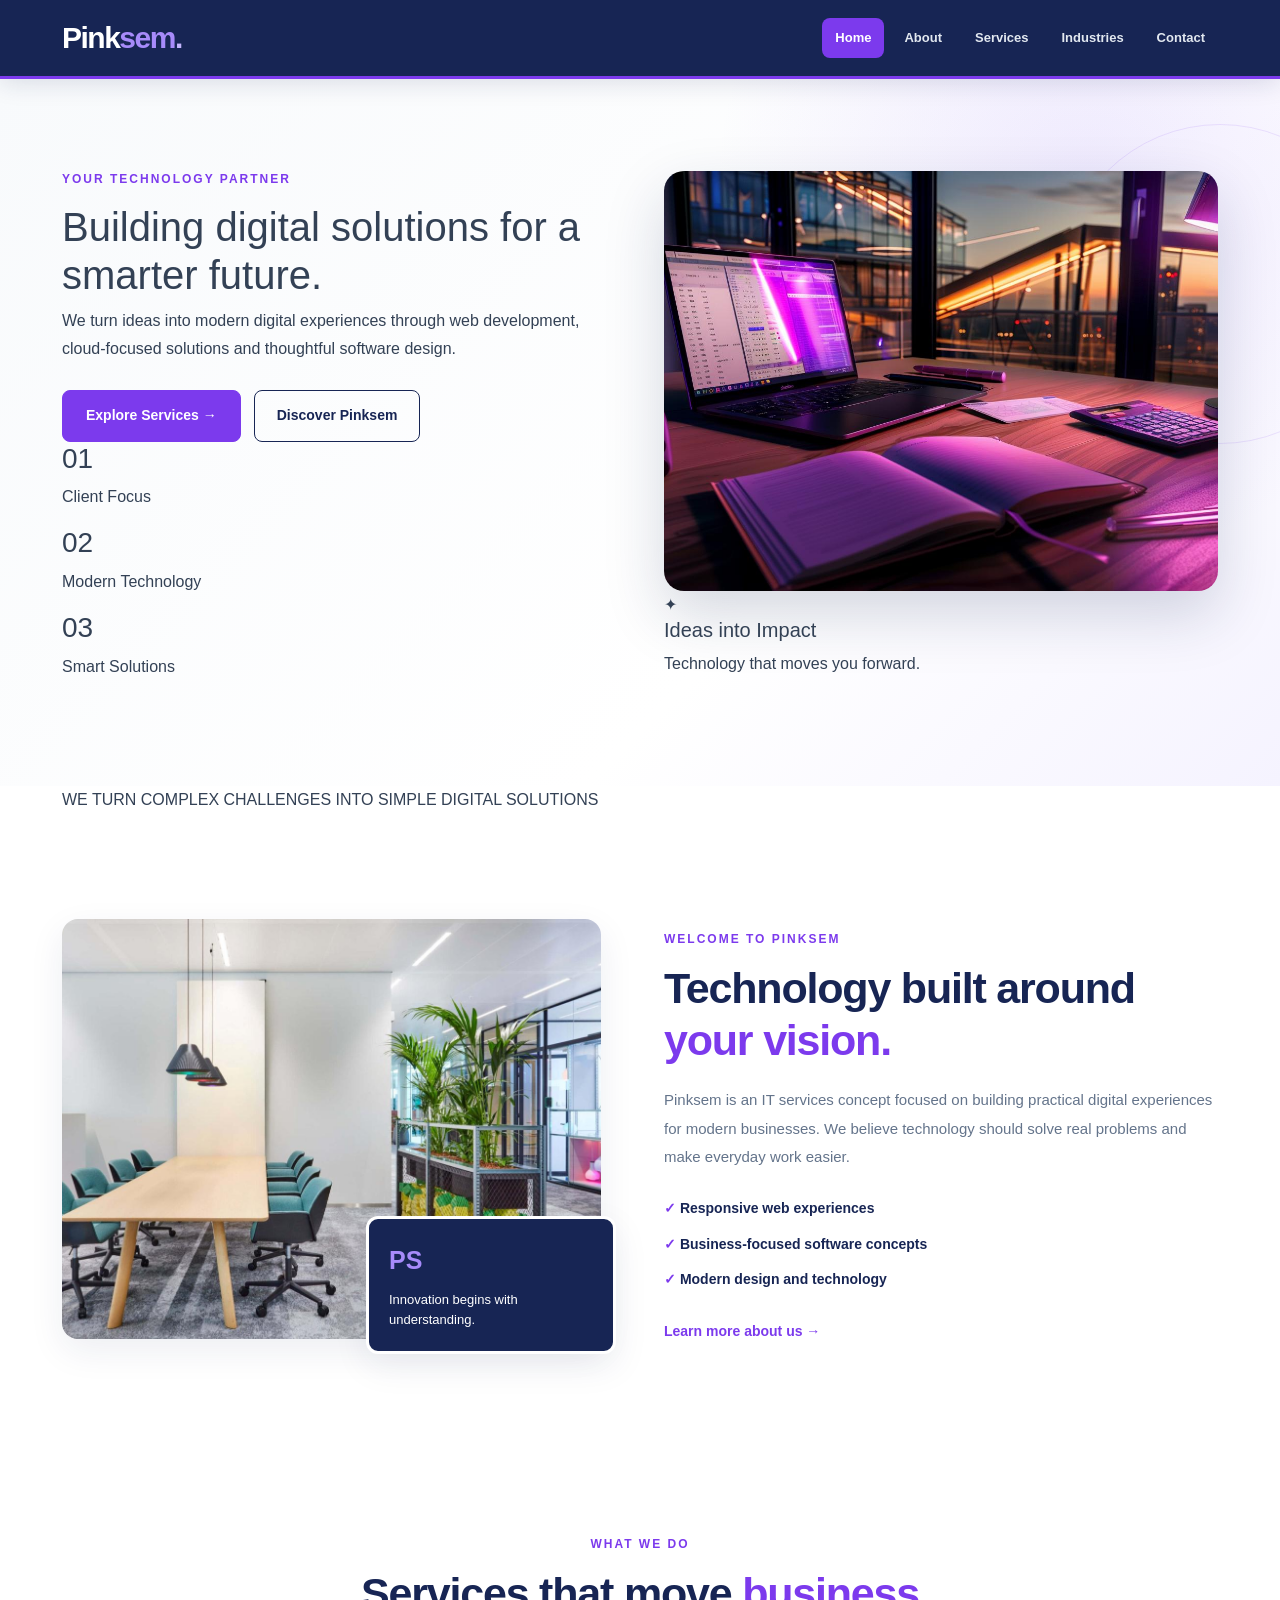
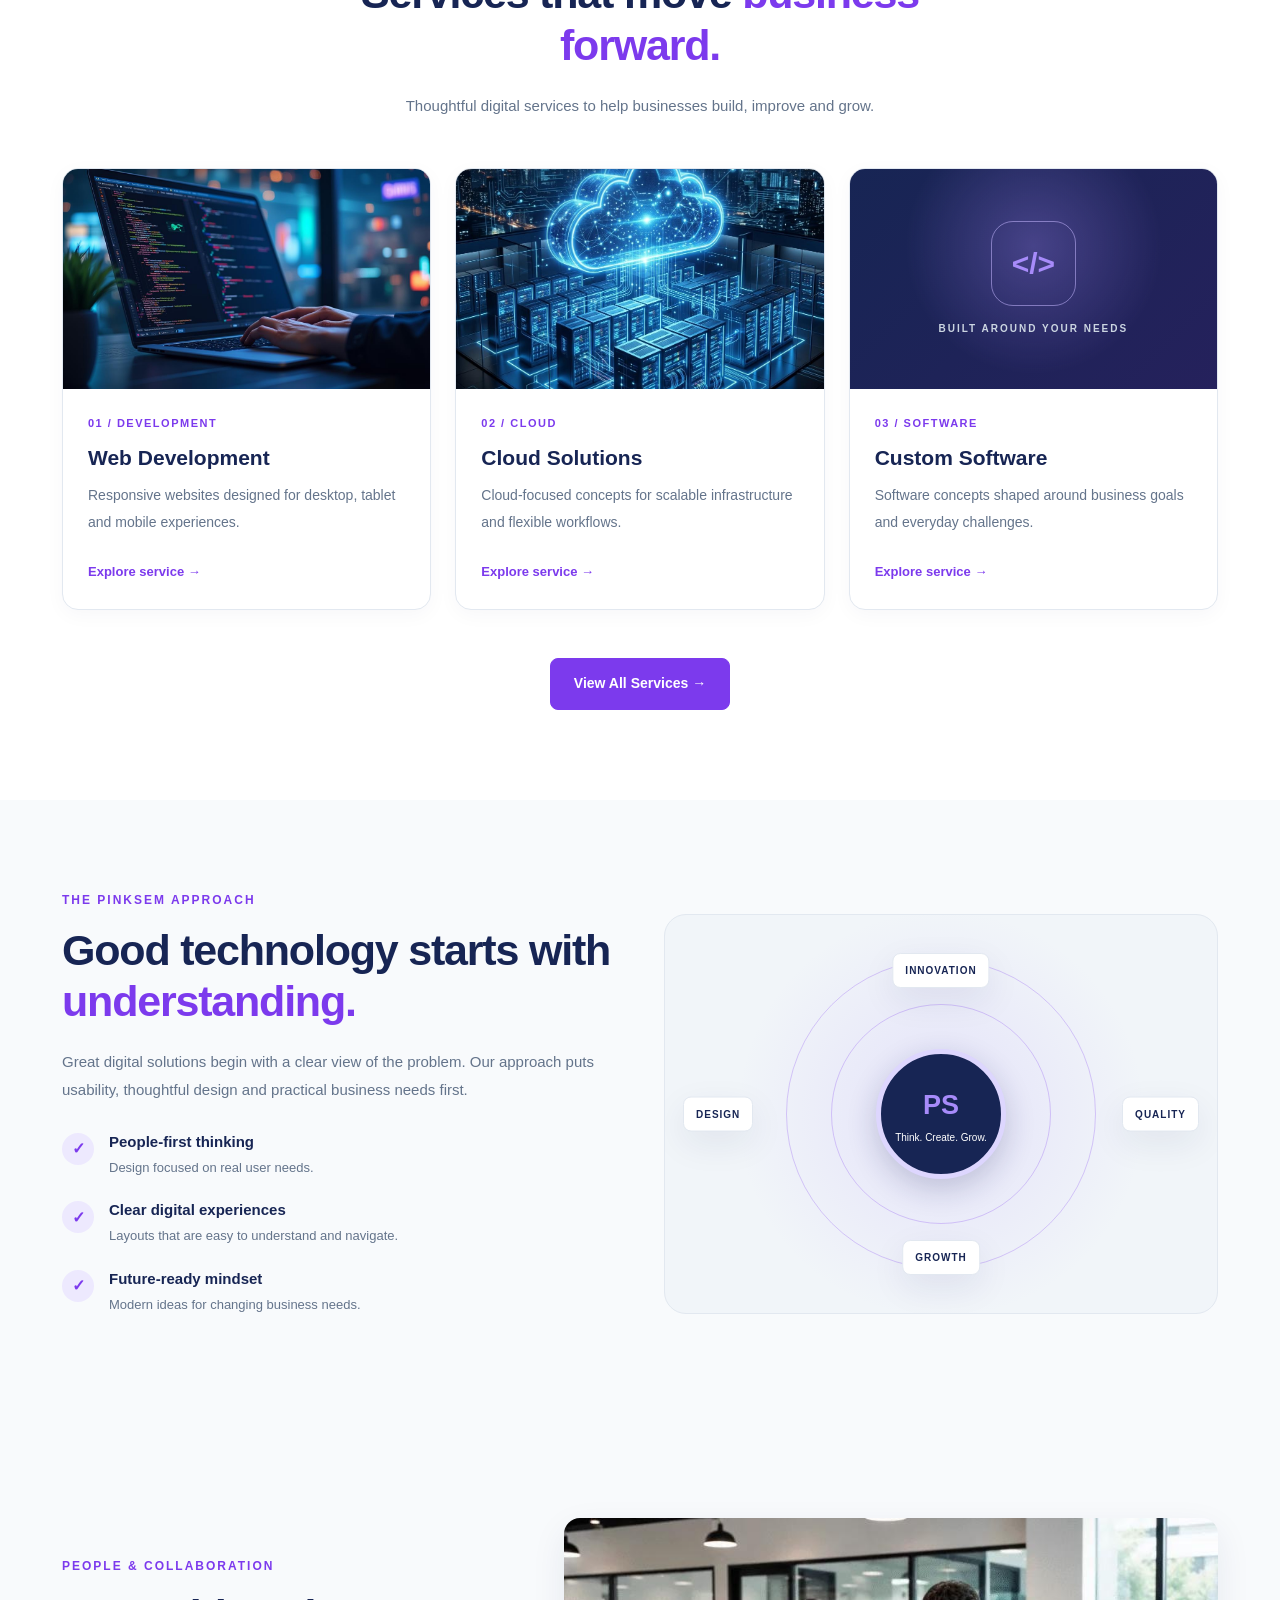
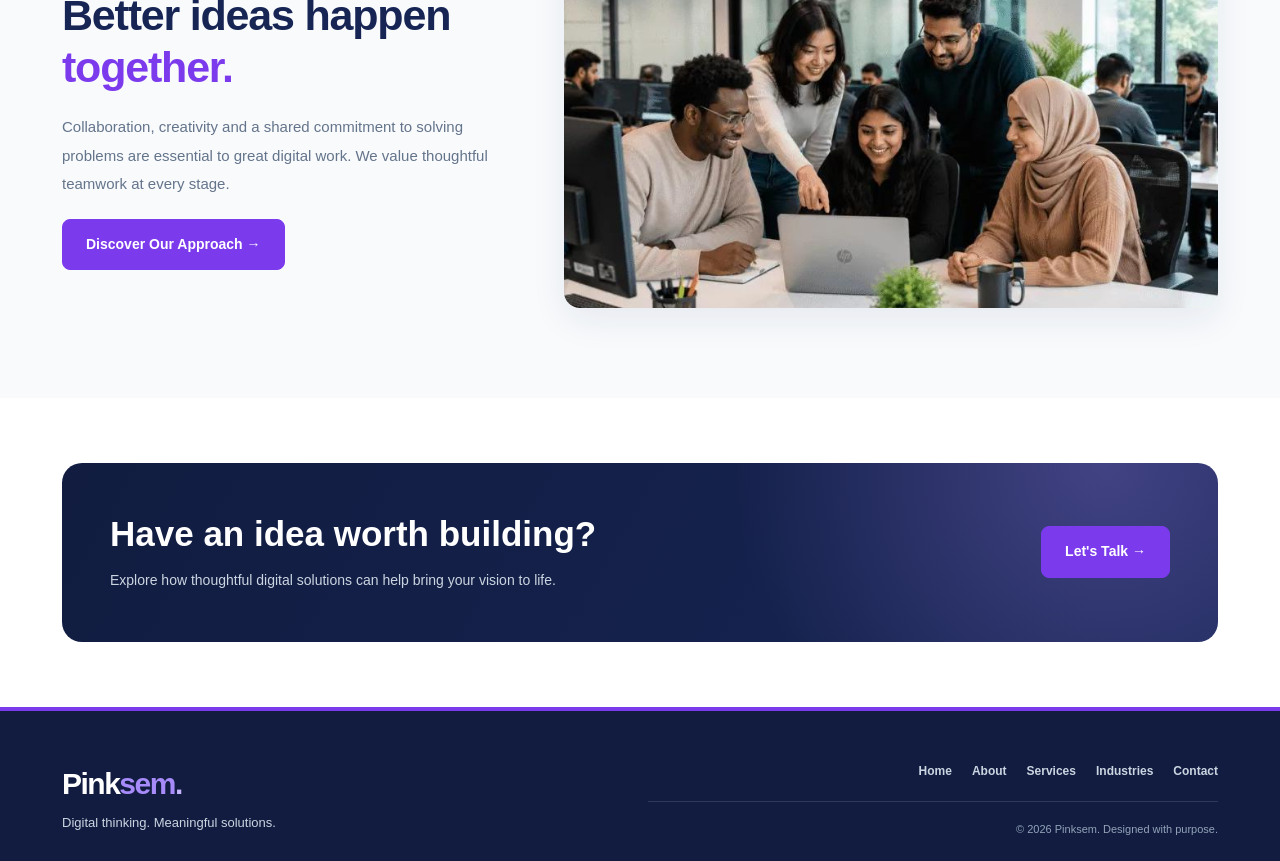
<file: index.html>
<!DOCTYPE html>
<html lang="en">
<head>
    <meta charset="UTF-8">
    <meta name="viewport" content="width=device-width, initial-scale=1.0">
    <meta name="description" content="Pinksem provides modern web development, custom software and cloud-focused digital solutions.">
    <title>Pinksem | Digital Solutions</title>
    <link rel="stylesheet" href="Bootstrap/bootstrap.min.css">
    <link rel="stylesheet" href="style.css">
</head>
<body>

<!-- NAVBAR -->
<nav class="navbar">
    <div class="container">
        <a class="navbar-brand" href="index.html">Pink<span>sem</span><small>.</small></a>
        <div class="navbar-nav ms-auto flex-row flex-wrap">
            <a class="nav-link active" href="index.html">Home</a>
            <a class="nav-link" href="about.html">About</a>
            <a class="nav-link" href="services.html">Services</a>
            <a class="nav-link" href="industries.html">Industries</a>
            <a class="nav-link" href="contact.html">Contact</a>
        </div>
    </div>
</nav>

<!-- HERO -->
<section class="hero-section">
    <div class="container">
        <div class="row align-items-center g-5">
            <div class="col-lg-6">
                <p class="eyebrow">YOUR TECHNOLOGY PARTNER</p>
                <h1>Building digital solutions for a <span>smarter future.</span></h1>
                <p class="hero-description">
                    We turn ideas into modern digital experiences through
                    web development, cloud-focused solutions and thoughtful
                    software design.
                </p>
                <div class="hero-buttons">
                    <a href="services.html" class="btn-primary-custom">Explore Services →</a>
                    <a href="about.html" class="btn-outline-custom">Discover Pinksem</a>
                </div>

                <div class="hero-stats">
                    <div><h3>01</h3><p>Client Focus</p></div>
                    <div><h3>02</h3><p>Modern Technology</p></div>
                    <div><h3>03</h3><p>Smart Solutions</p></div>
                </div>
            </div>

            <div class="col-lg-6">
                <div class="hero-image-wrapper">
                    <img src="images/hero.jpg" alt="Technology workspace" class="hero-image">
                    <div class="floating-card">
                        <div class="floating-icon">✦</div>
                        <div>
                            <h5>Ideas into Impact</h5>
                            <p>Technology that moves you forward.</p>
                        </div>
                    </div>
                </div>
            </div>
        </div>
    </div>
</section>

<section class="trust-section">
    <div class="container">
        <p>WE TURN COMPLEX CHALLENGES INTO SIMPLE DIGITAL SOLUTIONS</p>
    </div>
</section>

<!-- INTRODUCTION -->
<section class="section-padding about-section">
    <div class="container">
        <div class="row align-items-center g-5">
            <div class="col-lg-6">
                <div class="about-image-wrapper">
                    <img src="images/about.jpg" alt="Bright modern workspace" class="about-image">
                    <div class="experience-card">
                        <span>PS</span>
                        <p>Innovation begins with understanding.</p>
                    </div>
                </div>
            </div>

            <div class="col-lg-6">
                <p class="eyebrow">WELCOME TO PINKSEM</p>
                <h2 class="section-title">Technology built around <span>your vision.</span></h2>
                <p class="section-description">
                    Pinksem is an IT services concept focused on building
                    practical digital experiences for modern businesses.
                    We believe technology should solve real problems and
                    make everyday work easier.
                </p>
                <div class="about-points">
                    <p>✓ Responsive web experiences</p>
                    <p>✓ Business-focused software concepts</p>
                    <p>✓ Modern design and technology</p>
                </div>
                <a href="about.html" class="text-link">Learn more about us →</a>
            </div>
        </div>
    </div>
</section>

<!-- FEATURED SERVICES -->
<section class="section-padding services-section">
    <div class="container">
        <div class="section-heading">
            <p class="eyebrow">WHAT WE DO</p>
            <h2 class="section-title">Services that move <span>business forward.</span></h2>
            <p class="section-description">
                Thoughtful digital services to help businesses build,
                improve and grow.
            </p>
        </div>

        <div class="row g-4">
            <div class="col-md-6 col-lg-4">
                <div class="service-card">
                    <div class="service-image">
                        <img src="images/web-development.jpg" alt="Web development">
                    </div>
                    <div class="service-content">
                        <div class="service-number">01 / DEVELOPMENT</div>
                        <h3>Web Development</h3>
                        <p>Responsive websites designed for desktop, tablet and mobile experiences.</p>
                        <a href="services.html" class="service-link">Explore service →</a>
                    </div>
                </div>
            </div>

            <div class="col-md-6 col-lg-4">
                <div class="service-card">
                    <div class="service-image">
                        <img src="images/cloud.jpg" alt="Cloud computing">
                    </div>
                    <div class="service-content">
                        <div class="service-number">02 / CLOUD</div>
                        <h3>Cloud Solutions</h3>
                        <p>Cloud-focused concepts for scalable infrastructure and flexible workflows.</p>
                        <a href="services.html" class="service-link">Explore service →</a>
                    </div>
                </div>
            </div>

            <div class="col-md-6 col-lg-4">
                <div class="service-card">
                    <div class="software-visual">
                        <div class="software-symbol">&lt;/&gt;</div>
                        <small>BUILT AROUND YOUR NEEDS</small>
                    </div>
                    <div class="service-content">
                        <div class="service-number">03 / SOFTWARE</div>
                        <h3>Custom Software</h3>
                        <p>Software concepts shaped around business goals and everyday challenges.</p>
                        <a href="services.html" class="service-link">Explore service →</a>
                    </div>
                </div>
            </div>
        </div>

        <div class="text-center mt-5">
            <a href="services.html" class="btn-primary-custom">View All Services →</a>
        </div>
    </div>
</section>

<!-- WHY US -->
<section class="section-padding why-section">
    <div class="container">
        <div class="row align-items-center g-5">
            <div class="col-lg-6">
                <p class="eyebrow">THE PINKSEM APPROACH</p>
                <h2 class="section-title">Good technology starts with <span>understanding.</span></h2>
                <p class="section-description">
                    Great digital solutions begin with a clear view of
                    the problem. Our approach puts usability, thoughtful
                    design and practical business needs first.
                </p>

                <div class="feature-list">
                    <div class="feature-item">
                        <span class="feature-check">✓</span>
                        <div><h4>People-first thinking</h4><p>Design focused on real user needs.</p></div>
                    </div>
                    <div class="feature-item">
                        <span class="feature-check">✓</span>
                        <div><h4>Clear digital experiences</h4><p>Layouts that are easy to understand and navigate.</p></div>
                    </div>
                    <div class="feature-item">
                        <span class="feature-check">✓</span>
                        <div><h4>Future-ready mindset</h4><p>Modern ideas for changing business needs.</p></div>
                    </div>
                </div>
            </div>

            <div class="col-lg-6">
                <div class="why-visual">
                    <div class="orbit orbit-one"></div>
                    <div class="orbit orbit-two"></div>
                    <div class="why-center"><span>PS</span><p>Think. Create. Grow.</p></div>
                    <div class="orbit-label label-top">INNOVATION</div>
                    <div class="orbit-label label-right">QUALITY</div>
                    <div class="orbit-label label-bottom">GROWTH</div>
                    <div class="orbit-label label-left">DESIGN</div>
                </div>
            </div>
        </div>
    </div>
</section>

<!-- TEAM PREVIEW -->
<section class="section-padding team-section">
    <div class="container">
        <div class="row align-items-center g-5">
            <div class="col-lg-5">
                <p class="eyebrow">PEOPLE & COLLABORATION</p>
                <h2 class="section-title">Better ideas happen <span>together.</span></h2>
                <p class="section-description">
                    Collaboration, creativity and a shared commitment to
                    solving problems are essential to great digital work.
                    We value thoughtful teamwork at every stage.
                </p>
                <a href="about.html" class="btn-primary-custom">Discover Our Approach →</a>
            </div>
            <div class="col-lg-7">
                <img src="images/team.jpg" alt="Professionals collaborating on a project" class="team-image">
            </div>
        </div>
    </div>
</section>

<!-- CALL TO ACTION -->
<section class="cta-section">
    <div class="container">
        <div class="cta-box">
            <div class="row align-items-center g-4">
                <div class="col-lg-8">
                    <h2>Have an idea worth building?</h2>
                    <p>Explore how thoughtful digital solutions can help bring your vision to life.</p>
                </div>
                <div class="col-lg-4 text-lg-end">
                    <a href="contact.html" class="btn-primary-custom">Let's Talk →</a>
                </div>
            </div>
        </div>
    </div>
</section>

<!-- FOOTER -->
<footer class="footer">
    <div class="container">
        <div class="row align-items-center g-3">
            <div class="col-md-6">
                <a class="footer-brand" href="index.html">Pink<span>sem</span><small>.</small></a>
                <p class="footer-description">Digital thinking. Meaningful solutions.</p>
            </div>
            <div class="col-md-6 text-md-end">
                <div class="footer-links">
                    <a href="index.html">Home</a>
                    <a href="about.html">About</a>
                    <a href="services.html">Services</a>
                    <a href="industries.html">Industries</a>
                    <a href="contact.html">Contact</a>
                </div>
                <p class="copyright">© 2026 Pinksem. Designed with purpose.</p>
            </div>
        </div>
    </div>
</footer>

</body>
</html>
</file>
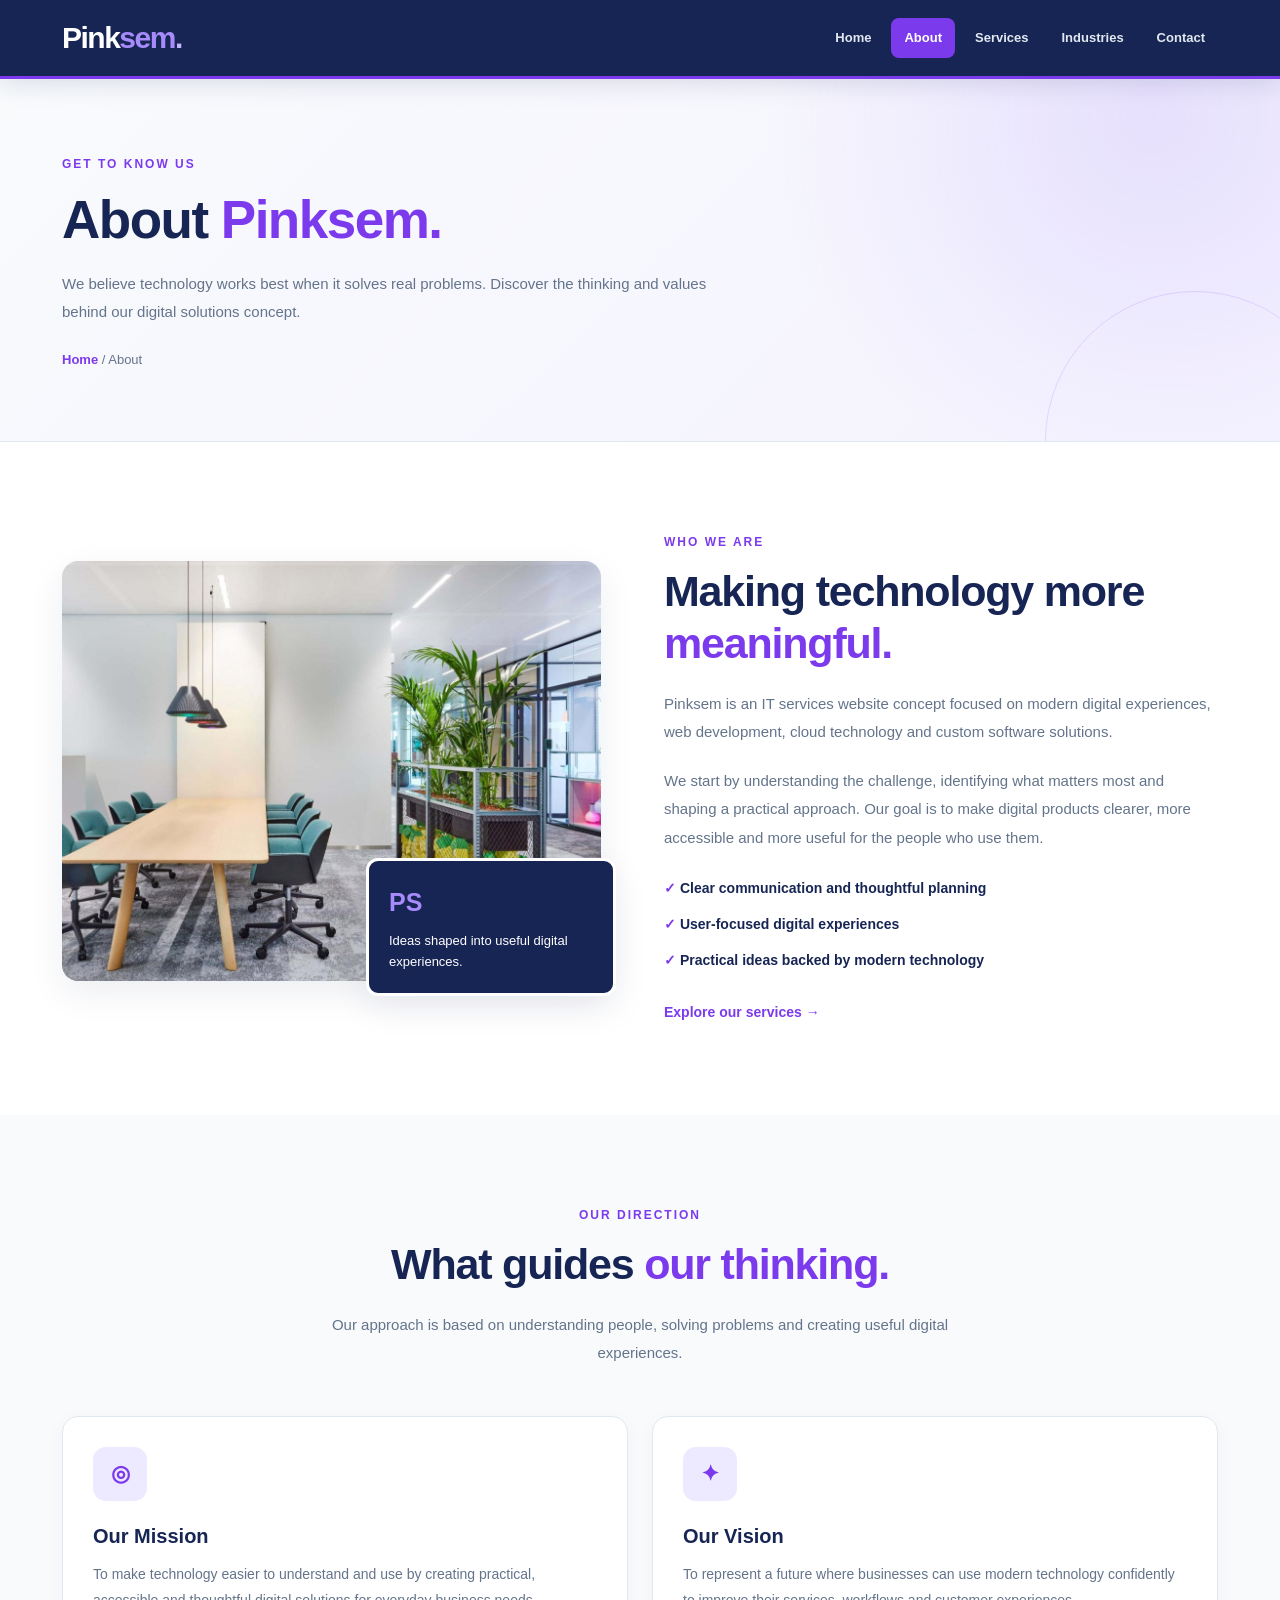
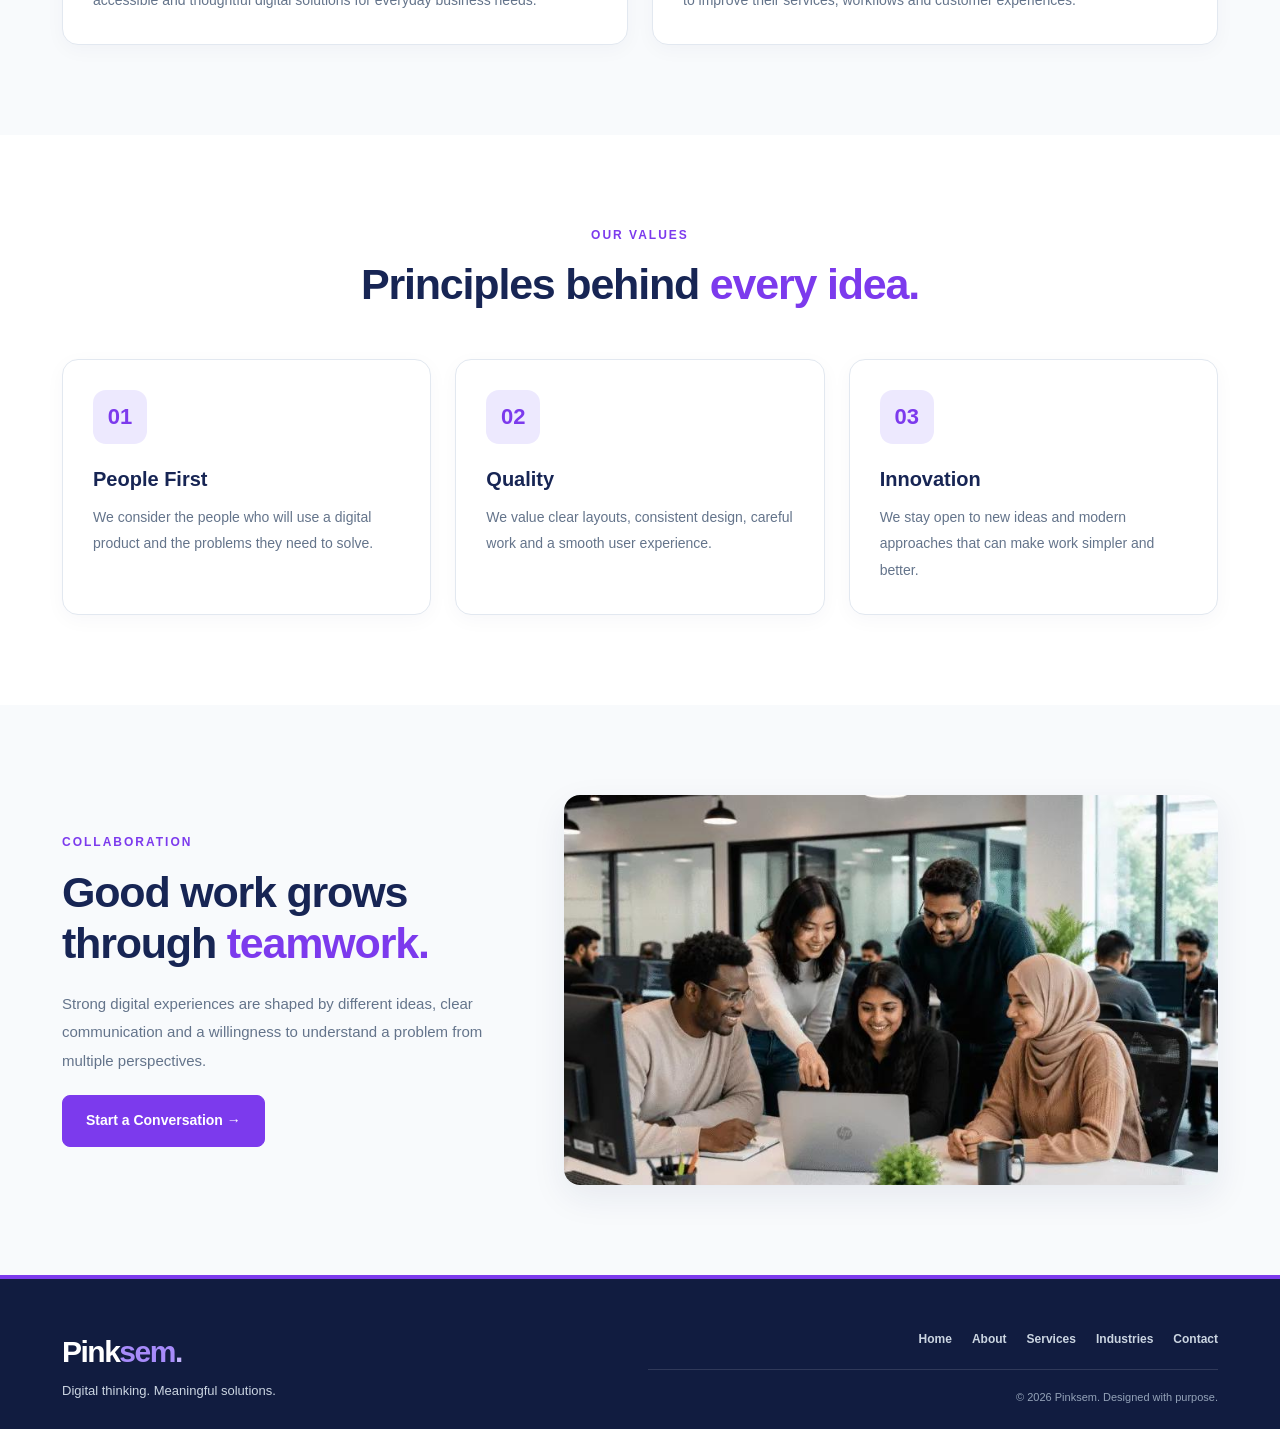
<file: about.html>
<!DOCTYPE html>
<html lang="en">
<head>
    <meta charset="UTF-8">
    <meta name="viewport" content="width=device-width, initial-scale=1.0">
    <meta name="description" content="Learn about Pinksem's approach, mission and vision for digital solutions.">
    <title>About Us | Pinksem</title>
    <link rel="stylesheet" href="Bootstrap/bootstrap.min.css">
    <link rel="stylesheet" href="style.css">
</head>
<body>

<nav class="navbar">
    <div class="container">
        <a class="navbar-brand" href="index.html">Pink<span>sem</span><small>.</small></a>
        <div class="navbar-nav ms-auto flex-row flex-wrap">
            <a class="nav-link" href="index.html">Home</a>
            <a class="nav-link active" href="about.html">About</a>
            <a class="nav-link" href="services.html">Services</a>
            <a class="nav-link" href="industries.html">Industries</a>
            <a class="nav-link" href="contact.html">Contact</a>
        </div>
    </div>
</nav>

<!-- PAGE INTRO -->
<section class="page-hero">
    <div class="container">
        <p class="eyebrow">GET TO KNOW US</p>
        <h1>About <span>Pinksem.</span></h1>
        <p>
            We believe technology works best when it solves real problems.
            Discover the thinking and values behind our digital solutions concept.
        </p>
        <div class="breadcrumb-line">
            <a href="index.html">Home</a> / About
        </div>
    </div>
</section>

<!-- COMPANY INTRO -->
<section class="section-padding about-section">
    <div class="container">
        <div class="row align-items-center g-5">
            <div class="col-lg-6">
                <div class="about-image-wrapper">
                    <img src="images/about.jpg" alt="Bright and modern workspace" class="about-image">
                    <div class="experience-card">
                        <span>PS</span>
                        <p>Ideas shaped into useful digital experiences.</p>
                    </div>
                </div>
            </div>

            <div class="col-lg-6">
                <p class="eyebrow">WHO WE ARE</p>
                <h2 class="section-title">Making technology more <span>meaningful.</span></h2>
                <p class="section-description">
                    Pinksem is an IT services website concept focused on
                    modern digital experiences, web development, cloud
                    technology and custom software solutions.
                </p>
                <p class="section-description">
                    We start by understanding the challenge, identifying
                    what matters most and shaping a practical approach.
                    Our goal is to make digital products clearer, more
                    accessible and more useful for the people who use them.
                </p>
                <div class="about-points">
                    <p>✓ Clear communication and thoughtful planning</p>
                    <p>✓ User-focused digital experiences</p>
                    <p>✓ Practical ideas backed by modern technology</p>
                </div>
                <a href="services.html" class="text-link">Explore our services →</a>
            </div>
        </div>
    </div>
</section>

<!-- MISSION AND VISION -->
<section class="section-padding mission-section">
    <div class="container">
        <div class="section-heading">
            <p class="eyebrow">OUR DIRECTION</p>
            <h2 class="section-title">What guides <span>our thinking.</span></h2>
            <p class="section-description">
                Our approach is based on understanding people, solving
                problems and creating useful digital experiences.
            </p>
        </div>

        <div class="row g-4">
            <div class="col-md-6">
                <div class="info-card">
                    <div class="info-icon">◎</div>
                    <h3>Our Mission</h3>
                    <p>
                        To make technology easier to understand and use
                        by creating practical, accessible and thoughtful
                        digital solutions for everyday business needs.
                    </p>
                </div>
            </div>

            <div class="col-md-6">
                <div class="info-card">
                    <div class="info-icon">✦</div>
                    <h3>Our Vision</h3>
                    <p>
                        To represent a future where businesses can use
                        modern technology confidently to improve their
                        services, workflows and customer experiences.
                    </p>
                </div>
            </div>
        </div>
    </div>
</section>

<!-- VALUES -->
<section class="section-padding about-section">
    <div class="container">
        <div class="section-heading">
            <p class="eyebrow">OUR VALUES</p>
            <h2 class="section-title">Principles behind <span>every idea.</span></h2>
        </div>

        <div class="row g-4">
            <div class="col-md-6 col-lg-4">
                <div class="info-card">
                    <div class="info-icon">01</div>
                    <h3>People First</h3>
                    <p>We consider the people who will use a digital product and the problems they need to solve.</p>
                </div>
            </div>

            <div class="col-md-6 col-lg-4">
                <div class="info-card">
                    <div class="info-icon">02</div>
                    <h3>Quality</h3>
                    <p>We value clear layouts, consistent design, careful work and a smooth user experience.</p>
                </div>
            </div>

            <div class="col-md-6 col-lg-4">
                <div class="info-card">
                    <div class="info-icon">03</div>
                    <h3>Innovation</h3>
                    <p>We stay open to new ideas and modern approaches that can make work simpler and better.</p>
                </div>
            </div>
        </div>
    </div>
</section>

<!-- TEAM -->
<section class="section-padding team-section">
    <div class="container">
        <div class="row align-items-center g-5">
            <div class="col-lg-5">
                <p class="eyebrow">COLLABORATION</p>
                <h2 class="section-title">Good work grows through <span>teamwork.</span></h2>
                <p class="section-description">
                    Strong digital experiences are shaped by different
                    ideas, clear communication and a willingness to
                    understand a problem from multiple perspectives.
                </p>
                <a href="contact.html" class="btn-primary-custom">Start a Conversation →</a>
            </div>
            <div class="col-lg-7">
                <img src="images/team.jpg" alt="Team collaborating around a table" class="team-image">
            </div>
        </div>
    </div>
</section>

<!-- FOOTER -->
<footer class="footer">
    <div class="container">
        <div class="row align-items-center g-3">
            <div class="col-md-6">
                <a class="footer-brand" href="index.html">Pink<span>sem</span><small>.</small></a>
                <p class="footer-description">Digital thinking. Meaningful solutions.</p>
            </div>
            <div class="col-md-6 text-md-end">
                <div class="footer-links">
                    <a href="index.html">Home</a>
                    <a href="about.html">About</a>
                    <a href="services.html">Services</a>
                    <a href="industries.html">Industries</a>
                    <a href="contact.html">Contact</a>
                </div>
                <p class="copyright">© 2026 Pinksem. Designed with purpose.</p>
            </div>
        </div>
    </div>
</footer>

</body>
</html>
</file>
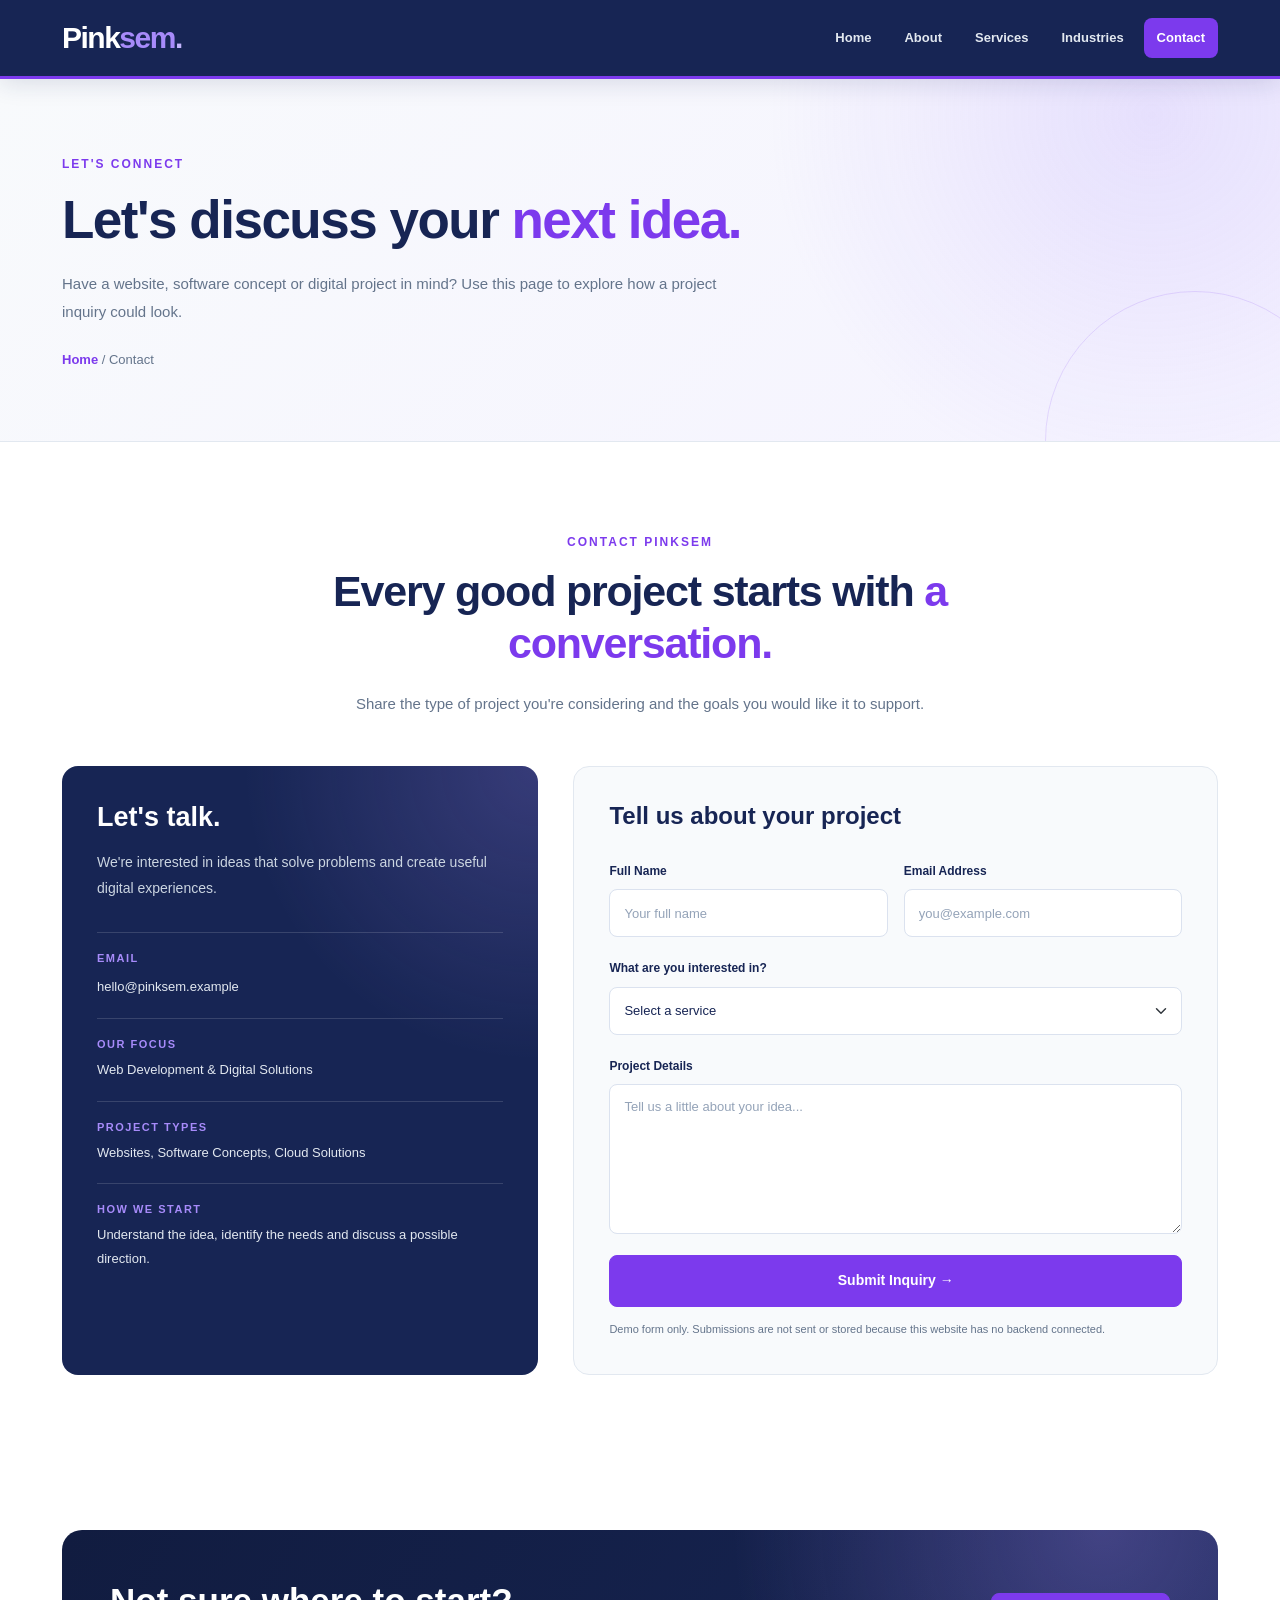
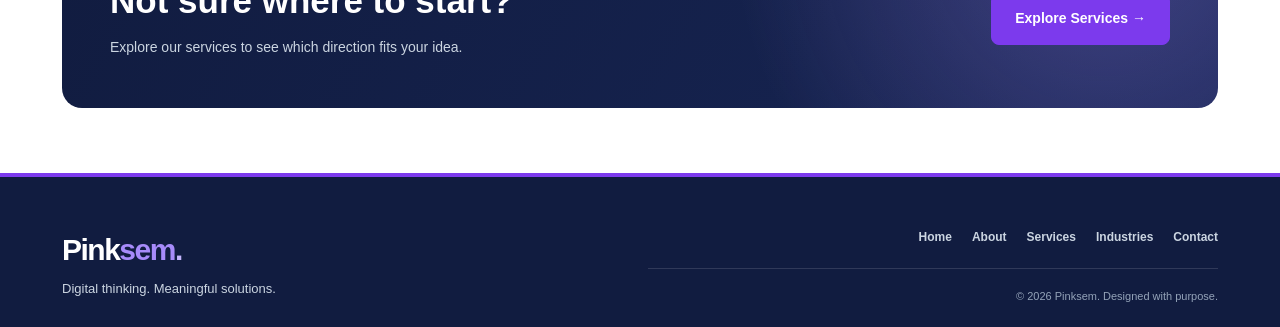
<file: contact.html>
<!DOCTYPE html>
<html lang="en">
<head>
    <meta charset="UTF-8">
    <meta name="viewport" content="width=device-width, initial-scale=1.0">
    <meta name="description" content="Contact Pinksem to discuss a website, software or digital solution project.">
    <title>Contact Us | Pinksem</title>
    <link rel="stylesheet" href="Bootstrap/bootstrap.min.css">
    <link rel="stylesheet" href="style.css">
</head>
<body>

<nav class="navbar">
    <div class="container">
        <a class="navbar-brand" href="index.html">Pink<span>sem</span><small>.</small></a>
        <div class="navbar-nav ms-auto flex-row flex-wrap">
            <a class="nav-link" href="index.html">Home</a>
            <a class="nav-link" href="about.html">About</a>
            <a class="nav-link" href="services.html">Services</a>
            <a class="nav-link" href="industries.html">Industries</a>
            <a class="nav-link active" href="contact.html">Contact</a>
        </div>
    </div>
</nav>

<!-- PAGE INTRO -->
<section class="page-hero">
    <div class="container">
        <p class="eyebrow">LET'S CONNECT</p>
        <h1>Let's discuss your <span>next idea.</span></h1>
        <p>
            Have a website, software concept or digital project in mind?
            Use this page to explore how a project inquiry could look.
        </p>
        <div class="breadcrumb-line">
            <a href="index.html">Home</a> / Contact
        </div>
    </div>
</section>

<!-- CONTACT DETAILS AND FORM -->
<section class="section-padding contact-section">
    <div class="container">
        <div class="section-heading">
            <p class="eyebrow">CONTACT PINKSEM</p>
            <h2 class="section-title">Every good project starts with <span>a conversation.</span></h2>
            <p class="section-description">
                Share the type of project you're considering and the goals
                you would like it to support.
            </p>
        </div>

        <div class="contact-layout">
            <!-- Contact Information -->
            <div class="contact-information">
                <h3>Let's talk.</h3>
                <p>
                    We're interested in ideas that solve problems and
                    create useful digital experiences.
                </p>

                <div class="contact-detail">
                    <h4>EMAIL</h4>
                    <a href="mailto:hello@pinksem.example">hello@pinksem.example</a>
                </div>

                <div class="contact-detail">
                    <h4>OUR FOCUS</h4>
                    <p>Web Development & Digital Solutions</p>
                </div>

                <div class="contact-detail">
                    <h4>PROJECT TYPES</h4>
                    <p>Websites, Software Concepts, Cloud Solutions</p>
                </div>

                <div class="contact-detail">
                    <h4>HOW WE START</h4>
                    <p>Understand the idea, identify the needs and discuss a possible direction.</p>
                </div>
            </div>

            <!-- Front-End Form -->
            <div class="contact-form">
                <h3>Tell us about your project</h3>

                <form action="#" method="post">
                    <div class="row g-3">
                        <div class="col-md-6">
                            <label for="fullName" class="form-label">Full Name</label>
                            <input
                                type="text"
                                id="fullName"
                                name="fullName"
                                class="form-control"
                                placeholder="Your full name"
                                required
                            >
                        </div>

                        <div class="col-md-6">
                            <label for="email" class="form-label">Email Address</label>
                            <input
                                type="email"
                                id="email"
                                name="email"
                                class="form-control"
                                placeholder="you@example.com"
                                required
                            >
                        </div>

                        <div class="col-12">
                            <label for="service" class="form-label">What are you interested in?</label>
                            <select id="service" name="service" class="form-select" required>
                                <option value="" selected disabled>Select a service</option>
                                <option value="web-development">Web Development</option>
                                <option value="custom-software">Custom Software</option>
                                <option value="cloud-solutions">Cloud Solutions</option>
                                <option value="ui-ux-design">UI/UX Design</option>
                                <option value="ai-automation">AI & Automation Concepts</option>
                                <option value="it-consulting">IT Consulting</option>
                                <option value="other">Other</option>
                            </select>
                        </div>

                        <div class="col-12">
                            <label for="message" class="form-label">Project Details</label>
                            <textarea
                                id="message"
                                name="message"
                                class="form-control"
                                placeholder="Tell us a little about your idea..."
                                required
                            ></textarea>
                        </div>

                        <div class="col-12">
                            <button type="submit" class="btn-primary-custom">
                                Submit Inquiry →
                            </button>

                            <p class="form-note">
                                Demo form only. Submissions are not sent or stored
                                because this website has no backend connected.
                            </p>
                        </div>
                    </div>
                </form>
            </div>
        </div>
    </div>
</section>

<!-- CTA -->
<section class="cta-section">
    <div class="container">
        <div class="cta-box">
            <div class="row align-items-center g-4">
                <div class="col-lg-8">
                    <h2>Not sure where to start?</h2>
                    <p>Explore our services to see which direction fits your idea.</p>
                </div>
                <div class="col-lg-4 text-lg-end">
                    <a href="services.html" class="btn-primary-custom">Explore Services →</a>
                </div>
            </div>
        </div>
    </div>
</section>

<footer class="footer">
    <div class="container">
        <div class="row align-items-center g-3">
            <div class="col-md-6">
                <a class="footer-brand" href="index.html">Pink<span>sem</span><small>.</small></a>
                <p class="footer-description">Digital thinking. Meaningful solutions.</p>
            </div>
            <div class="col-md-6 text-md-end">
                <div class="footer-links">
                    <a href="index.html">Home</a>
                    <a href="about.html">About</a>
                    <a href="services.html">Services</a>
                    <a href="industries.html">Industries</a>
                    <a href="contact.html">Contact</a>
                </div>
                <p class="copyright">© 2026 Pinksem. Designed with purpose.</p>
            </div>
        </div>
    </div>
</footer>

</body>
</html>
</file>
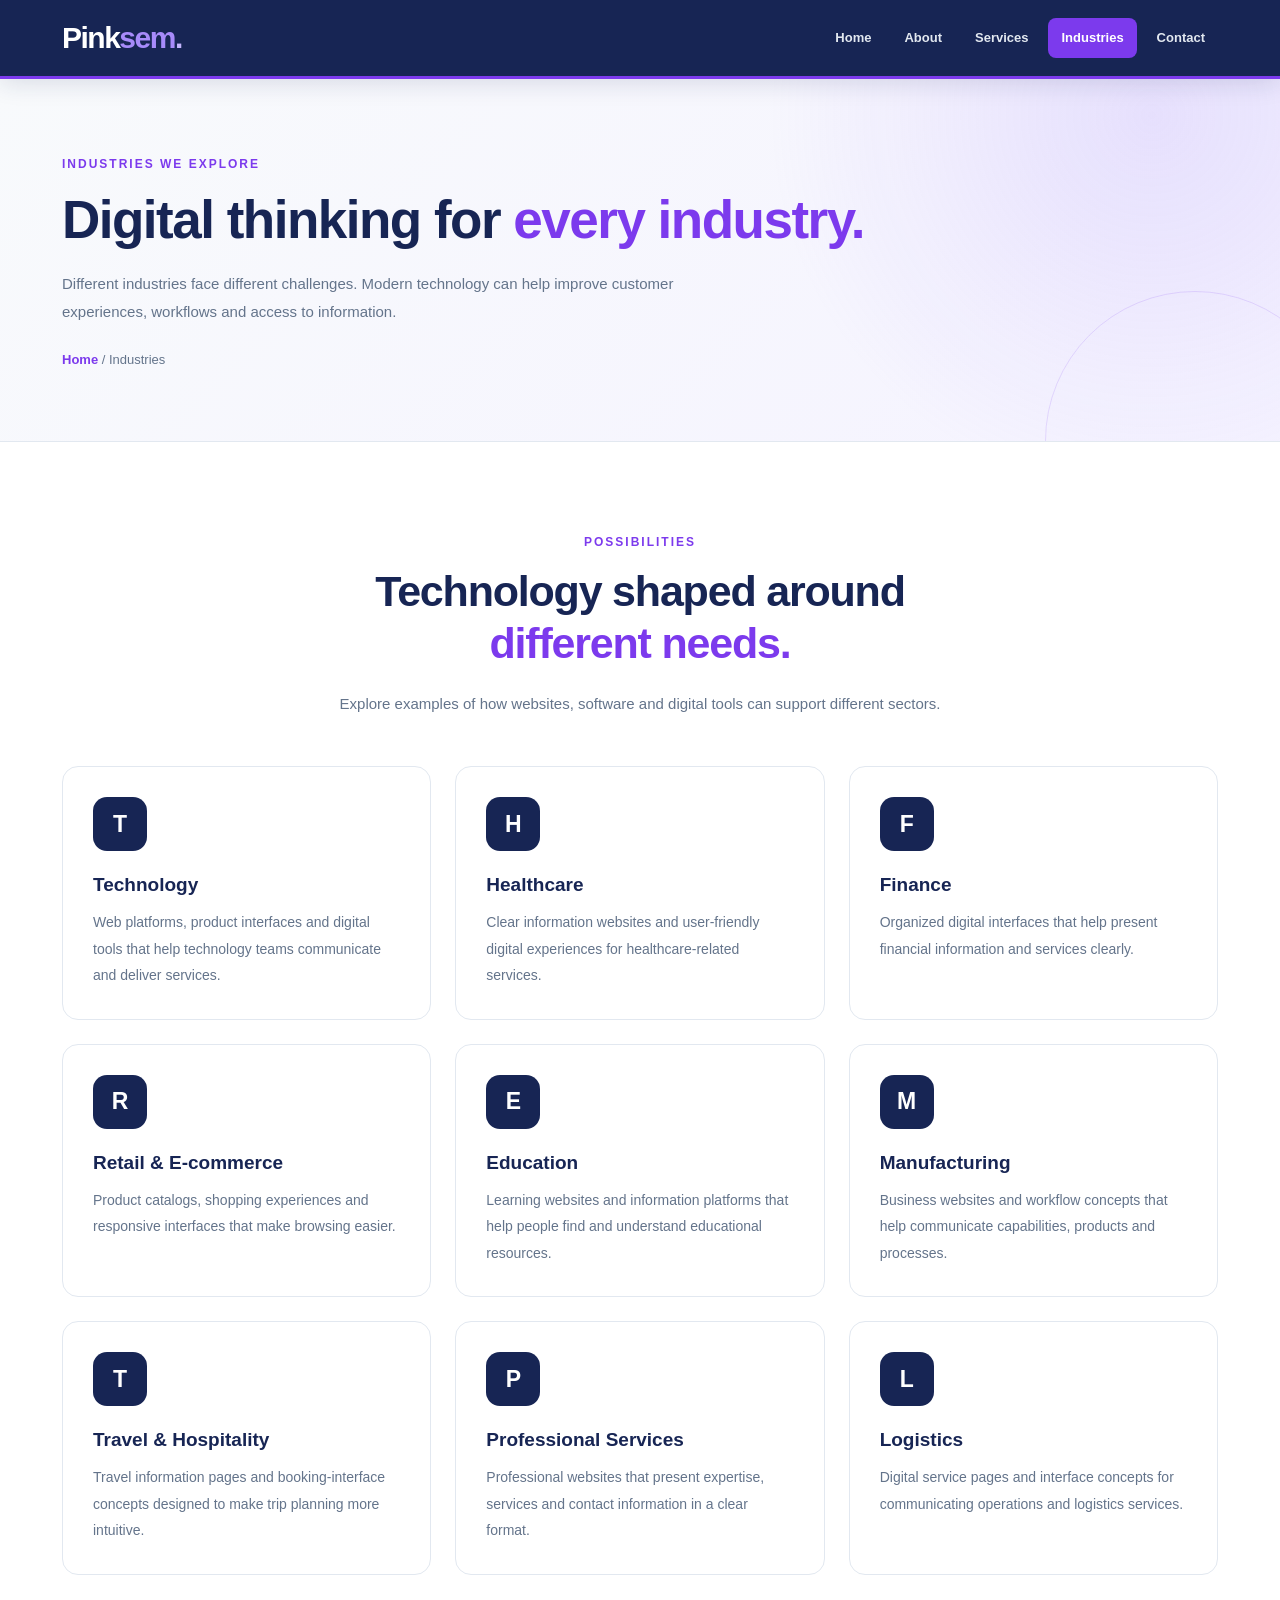
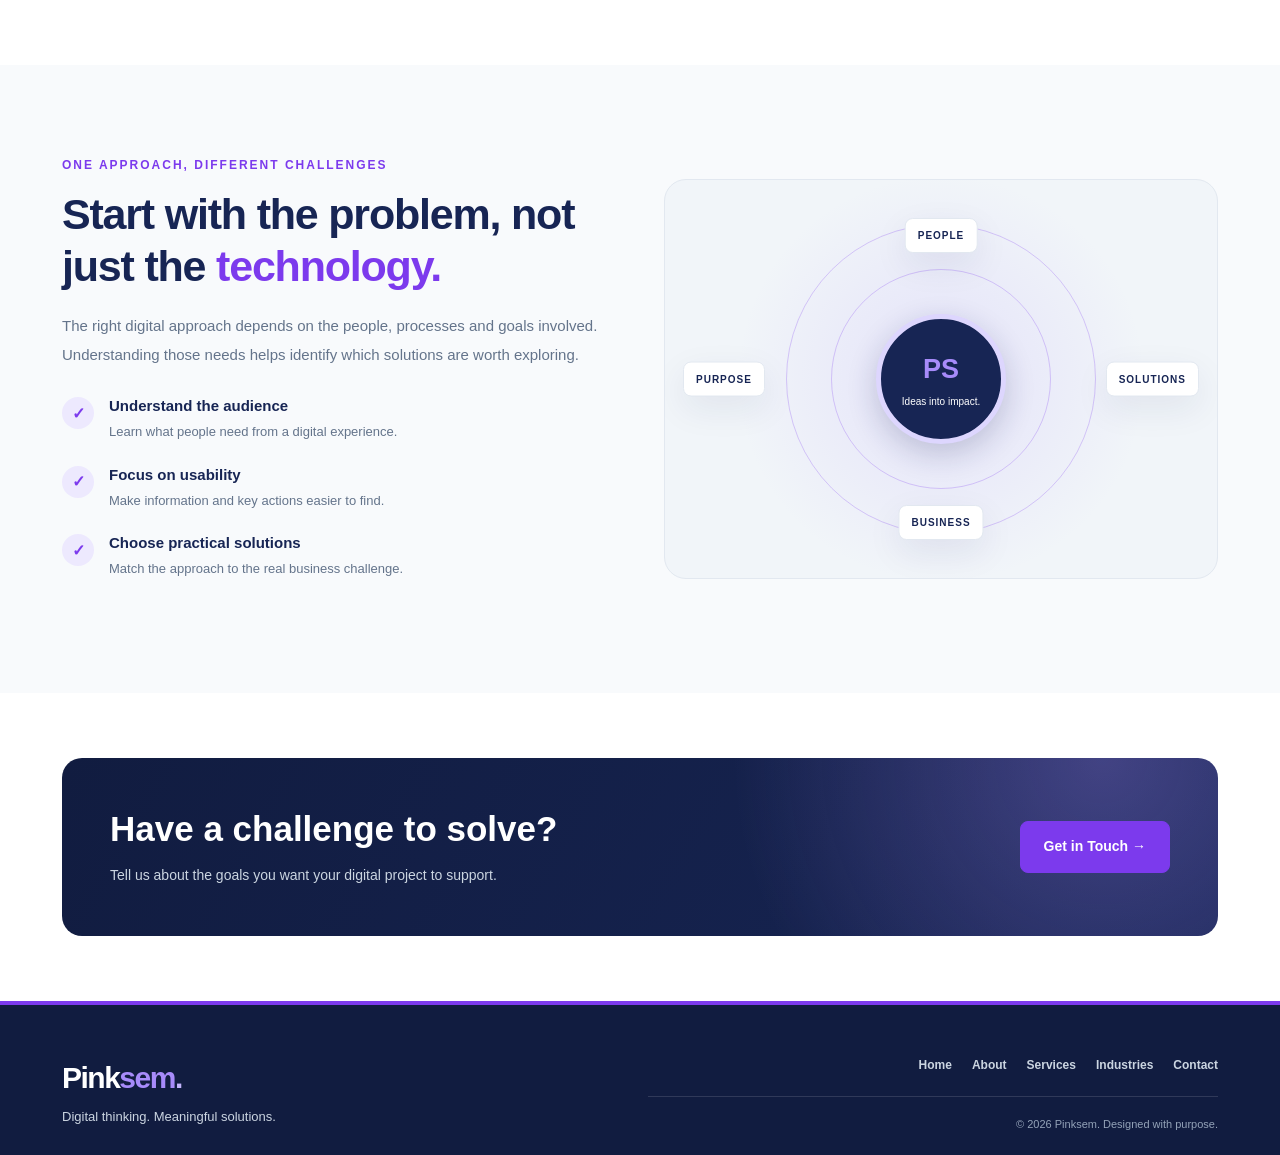
<file: industries.html>
<!DOCTYPE html>
<html lang="en">
<head>
    <meta charset="UTF-8">
    <meta name="viewport" content="width=device-width, initial-scale=1.0">
    <meta name="description" content="Discover industries that can benefit from modern digital solutions.">
    <title>Industries | Pinksem</title>
    <link rel="stylesheet" href="Bootstrap/bootstrap.min.css">
    <link rel="stylesheet" href="style.css">
</head>
<body>

<nav class="navbar">
    <div class="container">
        <a class="navbar-brand" href="index.html">Pink<span>sem</span><small>.</small></a>
        <div class="navbar-nav ms-auto flex-row flex-wrap">
            <a class="nav-link" href="index.html">Home</a>
            <a class="nav-link" href="about.html">About</a>
            <a class="nav-link" href="services.html">Services</a>
            <a class="nav-link active" href="industries.html">Industries</a>
            <a class="nav-link" href="contact.html">Contact</a>
        </div>
    </div>
</nav>

<!-- PAGE INTRO -->
<section class="page-hero">
    <div class="container">
        <p class="eyebrow">INDUSTRIES WE EXPLORE</p>
        <h1>Digital thinking for <span>every industry.</span></h1>
        <p>
            Different industries face different challenges. Modern
            technology can help improve customer experiences, workflows
            and access to information.
        </p>
        <div class="breadcrumb-line">
            <a href="index.html">Home</a> / Industries
        </div>
    </div>
</section>

<!-- INDUSTRIES GRID -->
<section class="section-padding industries-section">
    <div class="container">
        <div class="section-heading">
            <p class="eyebrow">POSSIBILITIES</p>
            <h2 class="section-title">Technology shaped around <span>different needs.</span></h2>
            <p class="section-description">
                Explore examples of how websites, software and digital
                tools can support different sectors.
            </p>
        </div>

        <div class="row g-4">
            <div class="col-md-6 col-lg-4">
                <div class="industry-card">
                    <div class="industry-icon">T</div>
                    <h3>Technology</h3>
                    <p>Web platforms, product interfaces and digital tools that help technology teams communicate and deliver services.</p>
                </div>
            </div>

            <div class="col-md-6 col-lg-4">
                <div class="industry-card">
                    <div class="industry-icon">H</div>
                    <h3>Healthcare</h3>
                    <p>Clear information websites and user-friendly digital experiences for healthcare-related services.</p>
                </div>
            </div>

            <div class="col-md-6 col-lg-4">
                <div class="industry-card">
                    <div class="industry-icon">F</div>
                    <h3>Finance</h3>
                    <p>Organized digital interfaces that help present financial information and services clearly.</p>
                </div>
            </div>

            <div class="col-md-6 col-lg-4">
                <div class="industry-card">
                    <div class="industry-icon">R</div>
                    <h3>Retail & E-commerce</h3>
                    <p>Product catalogs, shopping experiences and responsive interfaces that make browsing easier.</p>
                </div>
            </div>

            <div class="col-md-6 col-lg-4">
                <div class="industry-card">
                    <div class="industry-icon">E</div>
                    <h3>Education</h3>
                    <p>Learning websites and information platforms that help people find and understand educational resources.</p>
                </div>
            </div>

            <div class="col-md-6 col-lg-4">
                <div class="industry-card">
                    <div class="industry-icon">M</div>
                    <h3>Manufacturing</h3>
                    <p>Business websites and workflow concepts that help communicate capabilities, products and processes.</p>
                </div>
            </div>

            <div class="col-md-6 col-lg-4">
                <div class="industry-card">
                    <div class="industry-icon">T</div>
                    <h3>Travel & Hospitality</h3>
                    <p>Travel information pages and booking-interface concepts designed to make trip planning more intuitive.</p>
                </div>
            </div>

            <div class="col-md-6 col-lg-4">
                <div class="industry-card">
                    <div class="industry-icon">P</div>
                    <h3>Professional Services</h3>
                    <p>Professional websites that present expertise, services and contact information in a clear format.</p>
                </div>
            </div>

            <div class="col-md-6 col-lg-4">
                <div class="industry-card">
                    <div class="industry-icon">L</div>
                    <h3>Logistics</h3>
                    <p>Digital service pages and interface concepts for communicating operations and logistics services.</p>
                </div>
            </div>
        </div>
    </div>
</section>

<!-- INDUSTRY APPROACH -->
<section class="section-padding why-section">
    <div class="container">
        <div class="row align-items-center g-5">
            <div class="col-lg-6">
                <p class="eyebrow">ONE APPROACH, DIFFERENT CHALLENGES</p>
                <h2 class="section-title">Start with the problem, not just the <span>technology.</span></h2>
                <p class="section-description">
                    The right digital approach depends on the people,
                    processes and goals involved. Understanding those
                    needs helps identify which solutions are worth exploring.
                </p>

                <div class="feature-list">
                    <div class="feature-item">
                        <span class="feature-check">✓</span>
                        <div>
                            <h4>Understand the audience</h4>
                            <p>Learn what people need from a digital experience.</p>
                        </div>
                    </div>
                    <div class="feature-item">
                        <span class="feature-check">✓</span>
                        <div>
                            <h4>Focus on usability</h4>
                            <p>Make information and key actions easier to find.</p>
                        </div>
                    </div>
                    <div class="feature-item">
                        <span class="feature-check">✓</span>
                        <div>
                            <h4>Choose practical solutions</h4>
                            <p>Match the approach to the real business challenge.</p>
                        </div>
                    </div>
                </div>
            </div>

            <div class="col-lg-6">
                <div class="why-visual">
                    <div class="orbit orbit-one"></div>
                    <div class="orbit orbit-two"></div>
                    <div class="why-center"><span>PS</span><p>Ideas into impact.</p></div>
                    <div class="orbit-label label-top">PEOPLE</div>
                    <div class="orbit-label label-right">SOLUTIONS</div>
                    <div class="orbit-label label-bottom">BUSINESS</div>
                    <div class="orbit-label label-left">PURPOSE</div>
                </div>
            </div>
        </div>
    </div>
</section>

<!-- CTA -->
<section class="cta-section">
    <div class="container">
        <div class="cta-box">
            <div class="row align-items-center g-4">
                <div class="col-lg-8">
                    <h2>Have a challenge to solve?</h2>
                    <p>Tell us about the goals you want your digital project to support.</p>
                </div>
                <div class="col-lg-4 text-lg-end">
                    <a href="contact.html" class="btn-primary-custom">Get in Touch →</a>
                </div>
            </div>
        </div>
    </div>
</section>

<footer class="footer">
    <div class="container">
        <div class="row align-items-center g-3">
            <div class="col-md-6">
                <a class="footer-brand" href="index.html">Pink<span>sem</span><small>.</small></a>
                <p class="footer-description">Digital thinking. Meaningful solutions.</p>
            </div>
            <div class="col-md-6 text-md-end">
                <div class="footer-links">
                    <a href="index.html">Home</a>
                    <a href="about.html">About</a>
                    <a href="services.html">Services</a>
                    <a href="industries.html">Industries</a>
                    <a href="contact.html">Contact</a>
                </div>
                <p class="copyright">© 2026 Pinksem. Designed with purpose.</p>
            </div>
        </div>
    </div>
</footer>

</body>
</html>
</file>
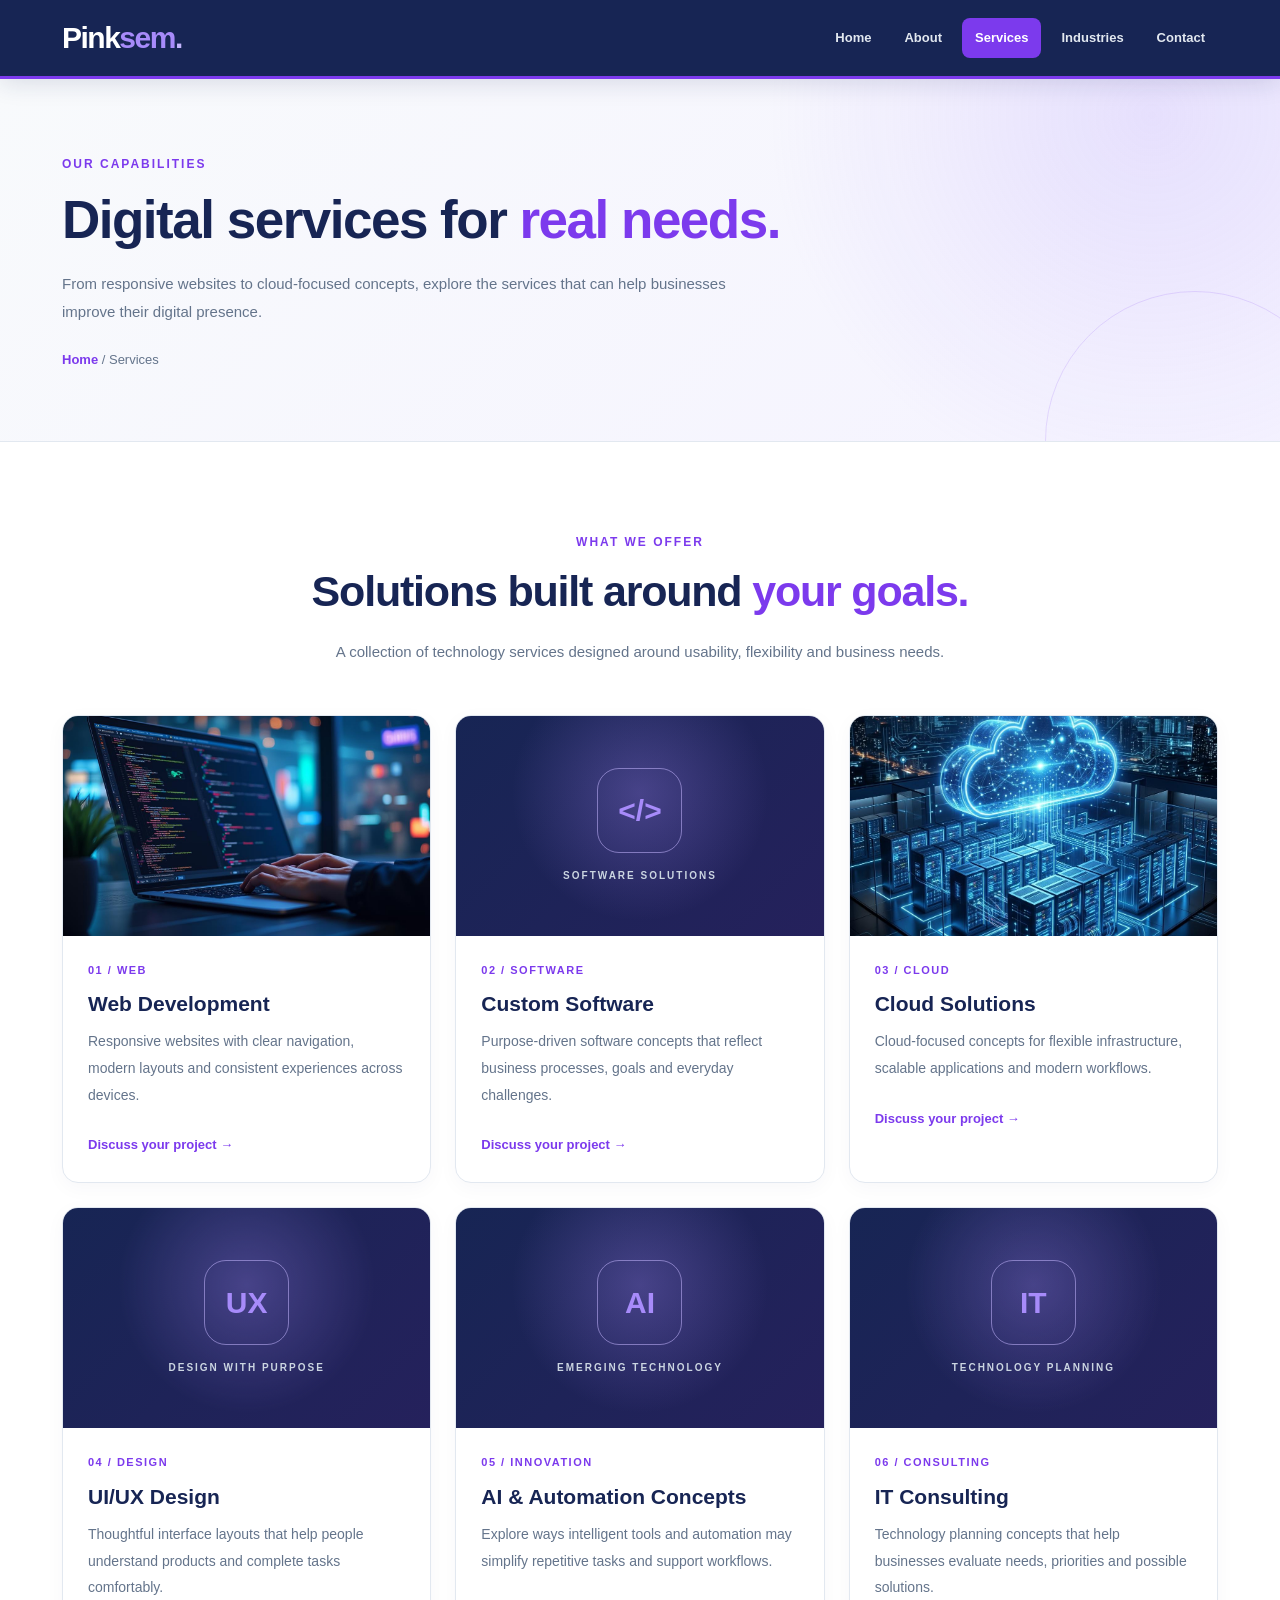
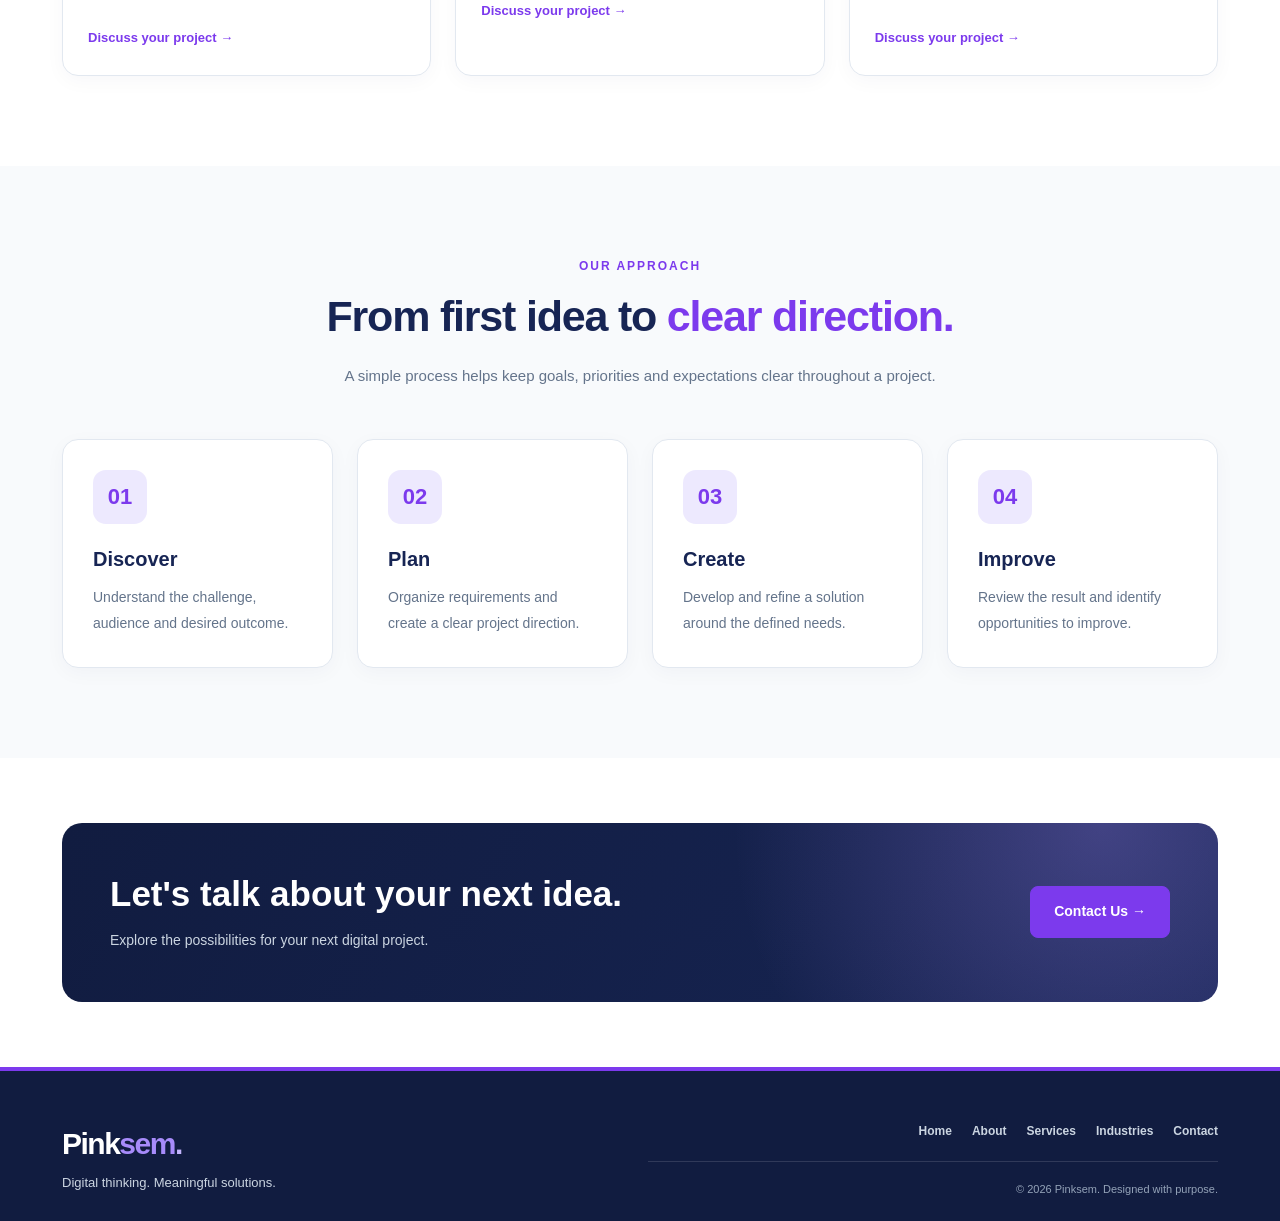
<file: services.html>
<!DOCTYPE html>
<html lang="en">
<head>
    <meta charset="UTF-8">
    <meta name="viewport" content="width=device-width, initial-scale=1.0">
    <meta name="description" content="Explore Pinksem's web development, software, cloud and IT consulting services.">
    <title>Our Services | Pinksem</title>
    <link rel="stylesheet" href="Bootstrap/bootstrap.min.css">
    <link rel="stylesheet" href="style.css">
</head>
<body>

<nav class="navbar">
    <div class="container">
        <a class="navbar-brand" href="index.html">Pink<span>sem</span><small>.</small></a>
        <div class="navbar-nav ms-auto flex-row flex-wrap">
            <a class="nav-link" href="index.html">Home</a>
            <a class="nav-link" href="about.html">About</a>
            <a class="nav-link active" href="services.html">Services</a>
            <a class="nav-link" href="industries.html">Industries</a>
            <a class="nav-link" href="contact.html">Contact</a>
        </div>
    </div>
</nav>

<!-- PAGE INTRO -->
<section class="page-hero">
    <div class="container">
        <p class="eyebrow">OUR CAPABILITIES</p>
        <h1>Digital services for <span>real needs.</span></h1>
        <p>
            From responsive websites to cloud-focused concepts, explore
            the services that can help businesses improve their digital presence.
        </p>
        <div class="breadcrumb-line">
            <a href="index.html">Home</a> / Services
        </div>
    </div>
</section>

<!-- SERVICE CARDS -->
<section class="section-padding services-section">
    <div class="container">
        <div class="section-heading">
            <p class="eyebrow">WHAT WE OFFER</p>
            <h2 class="section-title">Solutions built around <span>your goals.</span></h2>
            <p class="section-description">
                A collection of technology services designed around
                usability, flexibility and business needs.
            </p>
        </div>

        <div class="row g-4">
            <div class="col-md-6 col-lg-4">
                <div class="service-card">
                    <div class="service-image">
                        <img src="images/web-development.jpg" alt="Web development and coding">
                    </div>
                    <div class="service-content">
                        <div class="service-number">01 / WEB</div>
                        <h3>Web Development</h3>
                        <p>Responsive websites with clear navigation, modern layouts and consistent experiences across devices.</p>
                        <a href="contact.html" class="service-link">Discuss your project →</a>
                    </div>
                </div>
            </div>

            <div class="col-md-6 col-lg-4">
                <div class="service-card">
                    <div class="software-visual">
                        <div class="software-symbol">&lt;/&gt;</div>
                        <small>SOFTWARE SOLUTIONS</small>
                    </div>
                    <div class="service-content">
                        <div class="service-number">02 / SOFTWARE</div>
                        <h3>Custom Software</h3>
                        <p>Purpose-driven software concepts that reflect business processes, goals and everyday challenges.</p>
                        <a href="contact.html" class="service-link">Discuss your project →</a>
                    </div>
                </div>
            </div>

            <div class="col-md-6 col-lg-4">
                <div class="service-card">
                    <div class="service-image">
                        <img src="images/cloud.jpg" alt="Cloud computing infrastructure">
                    </div>
                    <div class="service-content">
                        <div class="service-number">03 / CLOUD</div>
                        <h3>Cloud Solutions</h3>
                        <p>Cloud-focused concepts for flexible infrastructure, scalable applications and modern workflows.</p>
                        <a href="contact.html" class="service-link">Discuss your project →</a>
                    </div>
                </div>
            </div>

            <div class="col-md-6 col-lg-4">
                <div class="service-card">
                    <div class="software-visual">
                        <div class="software-symbol">UX</div>
                        <small>DESIGN WITH PURPOSE</small>
                    </div>
                    <div class="service-content">
                        <div class="service-number">04 / DESIGN</div>
                        <h3>UI/UX Design</h3>
                        <p>Thoughtful interface layouts that help people understand products and complete tasks comfortably.</p>
                        <a href="contact.html" class="service-link">Discuss your project →</a>
                    </div>
                </div>
            </div>

            <div class="col-md-6 col-lg-4">
                <div class="service-card">
                    <div class="software-visual">
                        <div class="software-symbol">AI</div>
                        <small>EMERGING TECHNOLOGY</small>
                    </div>
                    <div class="service-content">
                        <div class="service-number">05 / INNOVATION</div>
                        <h3>AI & Automation Concepts</h3>
                        <p>Explore ways intelligent tools and automation may simplify repetitive tasks and support workflows.</p>
                        <a href="contact.html" class="service-link">Discuss your project →</a>
                    </div>
                </div>
            </div>

            <div class="col-md-6 col-lg-4">
                <div class="service-card">
                    <div class="software-visual">
                        <div class="software-symbol">IT</div>
                        <small>TECHNOLOGY PLANNING</small>
                    </div>
                    <div class="service-content">
                        <div class="service-number">06 / CONSULTING</div>
                        <h3>IT Consulting</h3>
                        <p>Technology planning concepts that help businesses evaluate needs, priorities and possible solutions.</p>
                        <a href="contact.html" class="service-link">Discuss your project →</a>
                    </div>
                </div>
            </div>
        </div>
    </div>
</section>

<!-- OUR PROCESS -->
<section class="section-padding why-section">
    <div class="container">
        <div class="section-heading">
            <p class="eyebrow">OUR APPROACH</p>
            <h2 class="section-title">From first idea to <span>clear direction.</span></h2>
            <p class="section-description">
                A simple process helps keep goals, priorities and
                expectations clear throughout a project.
            </p>
        </div>

        <div class="row g-4">
            <div class="col-md-6 col-lg-3">
                <div class="info-card">
                    <div class="info-icon">01</div>
                    <h3>Discover</h3>
                    <p>Understand the challenge, audience and desired outcome.</p>
                </div>
            </div>

            <div class="col-md-6 col-lg-3">
                <div class="info-card">
                    <div class="info-icon">02</div>
                    <h3>Plan</h3>
                    <p>Organize requirements and create a clear project direction.</p>
                </div>
            </div>

            <div class="col-md-6 col-lg-3">
                <div class="info-card">
                    <div class="info-icon">03</div>
                    <h3>Create</h3>
                    <p>Develop and refine a solution around the defined needs.</p>
                </div>
            </div>

            <div class="col-md-6 col-lg-3">
                <div class="info-card">
                    <div class="info-icon">04</div>
                    <h3>Improve</h3>
                    <p>Review the result and identify opportunities to improve.</p>
                </div>
            </div>
        </div>
    </div>
</section>

<!-- CTA -->
<section class="cta-section">
    <div class="container">
        <div class="cta-box">
            <div class="row align-items-center g-4">
                <div class="col-lg-8">
                    <h2>Let's talk about your next idea.</h2>
                    <p>Explore the possibilities for your next digital project.</p>
                </div>
                <div class="col-lg-4 text-lg-end">
                    <a href="contact.html" class="btn-primary-custom">Contact Us →</a>
                </div>
            </div>
        </div>
    </div>
</section>

<footer class="footer">
    <div class="container">
        <div class="row align-items-center g-3">
            <div class="col-md-6">
                <a class="footer-brand" href="index.html">Pink<span>sem</span><small>.</small></a>
                <p class="footer-description">Digital thinking. Meaningful solutions.</p>
            </div>
            <div class="col-md-6 text-md-end">
                <div class="footer-links">
                    <a href="index.html">Home</a>
                    <a href="about.html">About</a>
                    <a href="services.html">Services</a>
                    <a href="industries.html">Industries</a>
                    <a href="contact.html">Contact</a>
                </div>
                <p class="copyright">© 2026 Pinksem. Designed with purpose.</p>
            </div>
        </div>
    </div>
</footer>

</body>
</html>
</file>
<file: style.css>
/* =========================================================
   PINKSEM — COMPLETE WEBSITE STYLESHEET
   Technologies: HTML, CSS, Bootstrap
   Theme: Deep Navy + Violet + Off-white
   JavaScript: Not required
========================================================= */


/* ==================== 1. GLOBAL STYLES ==================== */

:root {
    --navy: #172554;
    --navy-dark: #111c40;
    --navy-light: #26396d;
    --purple: #7c3aed;
    --purple-dark: #6d28d9;
    --purple-light: #a78bfa;
    --lavender: #ede9fe;
    --white: #ffffff;
    --background: #f8fafc;
    --text: #334155;
    --muted: #64748b;
    --border: #e2e8f0;
    --shadow: 0 12px 35px rgba(23, 37, 84, 0.08);
    --shadow-hover: 0 20px 45px rgba(23, 37, 84, 0.14);
    --radius: 16px;
}

* {
    margin: 0;
    padding: 0;
    box-sizing: border-box;
}

html {
    scroll-behavior: smooth;
    scroll-padding-top: 90px;
}

body {
    font-family: Arial, Helvetica, sans-serif;
    color: var(--text);
    background: var(--white);
    line-height: 1.7;
    overflow-x: hidden;
}

img {
    display: block;
    max-width: 100%;
}

a {
    color: inherit;
    text-decoration: none;
}

button,
input,
select,
textarea {
    font: inherit;
}

::selection {
    color: var(--white);
    background: var(--purple);
}

.container {
    max-width: 1180px;
}


/* ==================== 2. NAVIGATION ==================== */

.navbar {
    position: sticky;
    top: 0;
    z-index: 1000;
    padding: 15px 0;
    background: var(--navy);
    border-bottom: 3px solid var(--purple);
    box-shadow: 0 5px 22px rgba(23, 37, 84, 0.13);
}

.navbar .container {
    display: flex;
    align-items: center;
    justify-content: space-between;
    gap: 20px;
}

.navbar-brand {
    color: var(--white);
    font-size: 30px;
    font-weight: 800;
    letter-spacing: -1.5px;
    line-height: 1.2;
    transition: color 0.25s ease;
}

.navbar-brand span {
    color: var(--purple-light);
}

.navbar-brand small {
    color: #c4b5fd;
    font-size: inherit;
}

.navbar-brand:hover {
    color: var(--white);
}

.navbar-nav {
    display: flex;
    align-items: center;
    gap: 7px;
}

.navbar .nav-link {
    padding: 9px 13px !important;
    color: #e2e8f0;
    font-size: 13px;
    font-weight: 700;
    border-radius: 8px;
    transition: background 0.25s ease, color 0.25s ease;
}

.navbar .nav-link:hover {
    color: var(--white);
    background: rgba(167, 139, 250, 0.16);
}

.navbar .nav-link.active {
    color: var(--white);
    background: var(--purple);
}


/* ==================== 3. BUTTONS ==================== */

.btn-primary-custom {
    display: inline-flex;
    align-items: center;
    justify-content: center;
    gap: 8px;
    padding: 13px 23px;
    color: var(--white);
    background: var(--purple);
    border: 1px solid var(--purple);
    border-radius: 8px;
    font-size: 14px;
    font-weight: 700;
    text-align: center;
    cursor: pointer;
    transition: transform 0.25s ease,
                background 0.25s ease,
                box-shadow 0.25s ease;
}

.btn-primary-custom:hover {
    color: var(--white);
    background: var(--purple-dark);
    border-color: var(--purple-dark);
    transform: translateY(-3px);
    box-shadow: 0 10px 22px rgba(124, 58, 237, 0.23);
}

.btn-outline-custom {
    display: inline-flex;
    align-items: center;
    justify-content: center;
    padding: 12px 22px;
    color: var(--navy);
    background: transparent;
    border: 1px solid var(--navy);
    border-radius: 8px;
    font-size: 14px;
    font-weight: 700;
    transition: 0.25s ease;
}

.btn-outline-custom:hover {
    color: var(--white);
    background: var(--navy);
}


/* ==================== 4. SHARED SECTION STYLES ==================== */

.section-padding {
    padding: 90px 0;
}

.eyebrow {
    margin-bottom: 14px;
    color: var(--purple);
    font-size: 12px;
    font-weight: 800;
    letter-spacing: 2px;
    text-transform: uppercase;
}

.section-title {
    margin-bottom: 20px;
    color: var(--navy);
    font-size: clamp(30px, 4vw, 43px);
    font-weight: 800;
    line-height: 1.2;
    letter-spacing: -1.2px;
}

.section-title span,
.page-hero h1 span {
    color: var(--purple);
}

.section-description {
    max-width: 650px;
    margin-bottom: 20px;
    color: var(--muted);
    font-size: 15px;
    line-height: 1.9;
}

.section-heading {
    max-width: 700px;
    margin: 0 auto 48px;
    text-align: center;
}

.section-heading .section-description {
    margin-right: auto;
    margin-left: auto;
}


/* ==================== 5. HOME HERO ==================== */

.hero-section {
    position: relative;
    padding: 90px 0;
    overflow: hidden;
    background:
        radial-gradient(
            circle at 85% 15%,
            rgba(167, 139, 250, 0.18),
            transparent 30%
        ),
        linear-gradient(135deg, #f8fafc 0%, #ffffff 65%, #f5f3ff 100%);
}

.hero-section::before {
    position: absolute;
    top: 45px;
    right: -100px;
    width: 320px;
    height: 320px;
    border: 1px solid rgba(124, 58, 237, 0.12);
    border-radius: 50%;
    content: "";
    pointer-events: none;
}

.hero-content {
    position: relative;
    z-index: 1;
}

.hero-content h1 {
    max-width: 650px;
    margin-bottom: 22px;
    color: var(--navy);
    font-size: clamp(38px, 5vw, 58px);
    font-weight: 800;
    line-height: 1.12;
    letter-spacing: -2px;
}

.hero-content h1 span {
    color: var(--purple);
}

.hero-content p {
    max-width: 570px;
    margin-bottom: 28px;
    color: var(--muted);
    font-size: 16px;
    line-height: 1.9;
}

.hero-buttons {
    display: flex;
    flex-wrap: wrap;
    gap: 13px;
    margin-top: 28px;
}

.hero-image {
    width: 100%;
    height: 420px;
    object-fit: cover;
    border-radius: 20px;
    box-shadow: 0 24px 60px rgba(23, 37, 84, 0.18);
}

.hero-image-wrapper {
    position: relative;
}

.hero-image-wrapper::after {
    position: absolute;
    right: -13px;
    bottom: -13px;
    z-index: -1;
    width: 70%;
    height: 70%;
    border-radius: 20px;
    background: var(--purple);
    content: "";
}


/* ==================== 6. HOME STATS ==================== */

.stats-section {
    padding: 35px 0;
    background: var(--navy);
}

.stat-item {
    padding: 12px 18px;
    text-align: center;
}

.stat-item h3 {
    margin-bottom: 5px;
    color: var(--purple-light);
    font-size: 32px;
    font-weight: 800;
}

.stat-item p {
    margin: 0;
    color: #e2e8f0;
    font-size: 13px;
}


/* ==================== 7. ABOUT SECTION ==================== */

.about-section {
    background: var(--white);
}

.about-image-wrapper {
    position: relative;
    padding: 0 15px 15px 0;
}

.about-image {
    width: 100%;
    height: 420px;
    object-fit: cover;
    border-radius: var(--radius);
    box-shadow: var(--shadow);
}

.experience-card {
    position: absolute;
    right: 0;
    bottom: 0;
    width: min(250px, 80%);
    padding: 20px;
    color: var(--white);
    background: var(--navy);
    border: 3px solid var(--white);
    border-radius: 12px;
    box-shadow: var(--shadow);
}

.experience-card span {
    display: inline-block;
    margin-bottom: 8px;
    color: var(--purple-light);
    font-size: 25px;
    font-weight: 800;
}

.experience-card p {
    margin: 0;
    font-size: 13px;
    line-height: 1.6;
}

.about-points {
    margin: 25px 0;
}

.about-points p {
    margin-bottom: 12px;
    color: var(--navy);
    font-size: 14px;
    font-weight: 600;
}

.about-points p:first-letter {
    color: var(--purple);
}

.text-link {
    display: inline-block;
    color: var(--purple);
    font-size: 14px;
    font-weight: 800;
    transition: color 0.25s ease;
}

.text-link:hover {
    color: var(--purple-dark);
}


/* ==================== 8. PAGE HERO / INNER PAGES ==================== */

.page-hero {
    position: relative;
    padding: 75px 0 70px;
    overflow: hidden;
    background:
        radial-gradient(
            circle at 90% 10%,
            rgba(167, 139, 250, 0.2),
            transparent 32%
        ),
        linear-gradient(135deg, #f8fafc 0%, #f5f3ff 100%);
    border-bottom: 1px solid var(--border);
}

.page-hero::after {
    position: absolute;
    right: -65px;
    bottom: -150px;
    width: 300px;
    height: 300px;
    border: 1px solid rgba(124, 58, 237, 0.15);
    border-radius: 50%;
    content: "";
    pointer-events: none;
}

.page-hero .container {
    position: relative;
    z-index: 1;
}

.page-hero h1 {
    max-width: 850px;
    margin-bottom: 18px;
    color: var(--navy);
    font-size: clamp(36px, 5vw, 53px);
    font-weight: 800;
    line-height: 1.2;
    letter-spacing: -1.5px;
}

.page-hero p:not(.eyebrow) {
    max-width: 690px;
    margin-bottom: 22px;
    color: var(--muted);
    font-size: 15px;
    line-height: 1.9;
}

.breadcrumb-line {
    color: var(--muted);
    font-size: 13px;
}

.breadcrumb-line a {
    color: var(--purple);
    font-weight: 700;
}

.breadcrumb-line a:hover {
    text-decoration: underline;
}


/* ==================== 9. GENERIC INFORMATION CARDS ==================== */

.info-card {
    height: 100%;
    padding: 30px;
    background: var(--white);
    border: 1px solid var(--border);
    border-radius: var(--radius);
    box-shadow: 0 5px 20px rgba(23, 37, 84, 0.035);
    transition: transform 0.3s ease,
                border-color 0.3s ease,
                box-shadow 0.3s ease;
}

.info-card:hover {
    transform: translateY(-6px);
    border-color: #c4b5fd;
    box-shadow: var(--shadow-hover);
}

.info-icon {
    display: flex;
    align-items: center;
    justify-content: center;
    width: 54px;
    height: 54px;
    margin-bottom: 23px;
    color: var(--purple);
    background: var(--lavender);
    border-radius: 13px;
    font-size: 22px;
    font-weight: 800;
}

.info-card h3 {
    margin-bottom: 13px;
    color: var(--navy);
    font-size: 20px;
    font-weight: 800;
}

.info-card p {
    margin: 0;
    color: var(--muted);
    font-size: 14px;
    line-height: 1.9;
}

.mission-section {
    background: var(--background);
}


/* ==================== 10. TEAM SECTION ==================== */

.team-section {
    background: var(--background);
}

.team-image {
    width: 100%;
    height: 390px;
    object-fit: cover;
    border-radius: var(--radius);
    box-shadow: var(--shadow);
}


/* ==================== 11. SERVICES SECTION ==================== */

.services-section {
    background: var(--white);
}

.service-card {
    height: 100%;
    overflow: hidden;
    background: var(--white);
    border: 1px solid var(--border);
    border-radius: var(--radius);
    box-shadow: 0 5px 20px rgba(23, 37, 84, 0.035);
    transition: transform 0.3s ease,
                box-shadow 0.3s ease,
                border-color 0.3s ease;
}

.service-card:hover {
    transform: translateY(-7px);
    border-color: #c4b5fd;
    box-shadow: var(--shadow-hover);
}

.service-image {
    height: 220px;
    overflow: hidden;
    background: var(--lavender);
}

.service-image img {
    width: 100%;
    height: 100%;
    object-fit: cover;
    transition: transform 0.5s ease;
}

.service-card:hover .service-image img {
    transform: scale(1.05);
}

.service-content {
    padding: 25px;
}

.service-number {
    margin-bottom: 12px;
    color: var(--purple);
    font-size: 11px;
    font-weight: 800;
    letter-spacing: 1.5px;
}

.service-content h3 {
    margin-bottom: 12px;
    color: var(--navy);
    font-size: 21px;
    font-weight: 800;
}

.service-content p {
    margin-bottom: 22px;
    color: var(--muted);
    font-size: 14px;
    line-height: 1.9;
}

.service-link {
    color: var(--purple);
    font-size: 13px;
    font-weight: 800;
}

.service-link:hover {
    color: var(--purple-dark);
}

.software-visual {
    display: flex;
    align-items: center;
    justify-content: center;
    flex-direction: column;
    height: 220px;
    color: var(--white);
    background:
        radial-gradient(
            circle at 50% 35%,
            rgba(167, 139, 250, 0.3),
            transparent 55%
        ),
        linear-gradient(135deg, var(--navy), #25215c);
}

.software-symbol {
    display: flex;
    align-items: center;
    justify-content: center;
    width: 85px;
    height: 85px;
    margin-bottom: 14px;
    color: var(--purple-light);
    border: 1px solid rgba(196, 181, 253, 0.55);
    border-radius: 22px;
    font-size: 30px;
    font-weight: 800;
}

.software-visual small {
    color: #cbd5e1;
    font-size: 10px;
    font-weight: 800;
    letter-spacing: 2px;
}


/* ==================== 12. WHY / APPROACH SECTION ==================== */

.why-section {
    background: var(--background);
}

.feature-list {
    margin-top: 28px;
}

.feature-item {
    display: flex;
    align-items: flex-start;
    gap: 15px;
    margin-bottom: 22px;
}

.feature-check {
    display: flex;
    flex-shrink: 0;
    align-items: center;
    justify-content: center;
    width: 32px;
    height: 32px;
    color: var(--purple);
    background: var(--lavender);
    border-radius: 50%;
    font-weight: 800;
}

.feature-item h4 {
    margin-bottom: 5px;
    color: var(--navy);
    font-size: 15px;
    font-weight: 800;
}

.feature-item p {
    margin: 0;
    color: var(--muted);
    font-size: 13px;
    line-height: 1.8;
}


/* ==================== 13. DECORATIVE APPROACH GRAPHIC ==================== */

.why-visual {
    position: relative;
    display: flex;
    align-items: center;
    justify-content: center;
    min-height: 400px;
    overflow: hidden;
    background:
        radial-gradient(
            circle at center,
            rgba(167, 139, 250, 0.18),
            transparent 60%
        ),
        #f1f5f9;
    border: 1px solid var(--border);
    border-radius: 22px;
}

.orbit {
    position: absolute;
    border: 1px solid rgba(124, 58, 237, 0.25);
    border-radius: 50%;
}

.orbit-one {
    width: 220px;
    height: 220px;
}

.orbit-two {
    width: 310px;
    height: 310px;
}

.why-center {
    position: relative;
    z-index: 2;
    display: flex;
    align-items: center;
    justify-content: center;
    flex-direction: column;
    width: 130px;
    height: 130px;
    color: var(--white);
    background: var(--navy);
    border: 5px solid #ddd6fe;
    border-radius: 50%;
    box-shadow: 0 10px 30px rgba(23, 37, 84, 0.2);
}

.why-center span {
    color: var(--purple-light);
    font-size: 27px;
    font-weight: 800;
}

.why-center p {
    margin: 0;
    font-size: 10px;
}

.orbit-label {
    position: absolute;
    z-index: 3;
    padding: 8px 12px;
    color: var(--navy);
    background: var(--white);
    border: 1px solid var(--border);
    border-radius: 8px;
    box-shadow: var(--shadow);
    font-size: 10px;
    font-weight: 800;
    letter-spacing: 1px;
}

.label-top {
    top: 38px;
    left: 50%;
    transform: translateX(-50%);
}

.label-right {
    top: 50%;
    right: 18px;
    transform: translateY(-50%);
}

.label-bottom {
    bottom: 38px;
    left: 50%;
    transform: translateX(-50%);
}

.label-left {
    top: 50%;
    left: 18px;
    transform: translateY(-50%);
}


/* ==================== 14. INDUSTRIES SECTION ==================== */

.industries-section {
    background: var(--white);
}

.industry-card {
    position: relative;
    height: 100%;
    padding: 30px;
    overflow: hidden;
    background: var(--white);
    border: 1px solid var(--border);
    border-radius: var(--radius);
    transition: transform 0.3s ease,
                box-shadow 0.3s ease,
                border-color 0.3s ease;
}

.industry-card::before {
    position: absolute;
    top: 0;
    left: 0;
    width: 0;
    height: 4px;
    background: var(--purple);
    content: "";
    transition: width 0.3s ease;
}

.industry-card:hover {
    transform: translateY(-6px);
    border-color: #c4b5fd;
    box-shadow: var(--shadow-hover);
}

.industry-card:hover::before {
    width: 100%;
}

.industry-icon {
    display: flex;
    align-items: center;
    justify-content: center;
    width: 54px;
    height: 54px;
    margin-bottom: 23px;
    color: var(--white);
    background: var(--navy);
    border-radius: 14px;
    font-size: 23px;
    font-weight: 800;
    transition: background 0.3s ease;
}

.industry-card:hover .industry-icon {
    background: var(--purple);
}

.industry-card h3 {
    margin-bottom: 12px;
    color: var(--navy);
    font-size: 19px;
    font-weight: 800;
}

.industry-card p {
    margin: 0;
    color: var(--muted);
    font-size: 14px;
    line-height: 1.9;
}


/* ==================== 15. CALL-TO-ACTION SECTION ==================== */

.cta-section {
    padding: 65px 0;
    background: var(--white);
}

.cta-box {
    position: relative;
    padding: 48px;
    overflow: hidden;
    color: var(--white);
    background:
        radial-gradient(
            circle at 90% 0%,
            rgba(167, 139, 250, 0.3),
            transparent 35%
        ),
        linear-gradient(120deg, var(--navy-dark), var(--navy));
    border-radius: 20px;
}

.cta-box h2 {
    margin-bottom: 12px;
    color: var(--white);
    font-size: clamp(25px, 3vw, 35px);
    font-weight: 800;
    line-height: 1.3;
}

.cta-box p {
    margin: 0;
    color: #cbd5e1;
    font-size: 14px;
    line-height: 1.8;
}

.cta-box .btn-primary-custom {
    color: var(--white);
    background: var(--purple);
    border-color: var(--purple);
}

.cta-box .btn-primary-custom:hover {
    background: var(--purple-dark);
}


/* ==================== 16. CONTACT PAGE ==================== */

.contact-section {
    background: var(--white);
}

.contact-layout {
    display: grid;
    grid-template-columns: 0.85fr 1.15fr;
    gap: 35px;
    align-items: stretch;
}

.contact-information {
    padding: 35px;
    color: var(--white);
    background:
        radial-gradient(
            circle at 100% 0%,
            rgba(167, 139, 250, 0.22),
            transparent 38%
        ),
        var(--navy);
    border-radius: var(--radius);
}

.contact-information h3 {
    margin-bottom: 15px;
    color: var(--white);
    font-size: 27px;
    font-weight: 800;
}

.contact-information > p {
    margin-bottom: 30px;
    color: #cbd5e1;
    font-size: 14px;
    line-height: 1.9;
}

.contact-detail {
    padding: 19px 0;
    border-top: 1px solid rgba(255, 255, 255, 0.14);
}

.contact-detail h4 {
    margin-bottom: 7px;
    color: var(--purple-light);
    font-size: 11px;
    font-weight: 800;
    letter-spacing: 1.5px;
}

.contact-detail p,
.contact-detail a {
    margin: 0;
    color: #e2e8f0;
    font-size: 13px;
    line-height: 1.8;
    overflow-wrap: anywhere;
}

.contact-detail a:hover {
    color: var(--purple-light);
}

.contact-form {
    padding: 35px;
    background: var(--background);
    border: 1px solid var(--border);
    border-radius: var(--radius);
}

.contact-form h3 {
    margin-bottom: 25px;
    color: var(--navy);
    font-size: 24px;
    font-weight: 800;
}

.contact-form .form-label {
    margin-bottom: 8px;
    color: var(--navy);
    font-size: 12px;
    font-weight: 800;
}

.contact-form .form-control,
.contact-form .form-select {
    min-height: 48px;
    padding: 12px 14px;
    color: var(--navy);
    background-color: var(--white);
    border: 1px solid #dbe2ef;
    border-radius: 8px;
    font-size: 13px;
    box-shadow: none;
    transition: border-color 0.25s ease,
                box-shadow 0.25s ease;
}

.contact-form textarea.form-control {
    min-height: 150px;
    resize: vertical;
}

.contact-form .form-control::placeholder {
    color: #94a3b8;
}

.contact-form .form-control:focus,
.contact-form .form-select:focus {
    border-color: var(--purple);
    box-shadow: 0 0 0 3px rgba(124, 58, 237, 0.12);
}

.contact-form .btn-primary-custom {
    width: 100%;
    margin-top: 5px;
}

.form-note {
    margin: 13px 0 0;
    color: var(--muted);
    font-size: 11px;
    line-height: 1.7;
}


/* ==================== 17. FOOTER ==================== */

.footer {
    padding: 50px 0 22px;
    color: var(--white);
    background: var(--navy-dark);
    border-top: 4px solid var(--purple);
}

.footer-brand {
    color: var(--white);
    font-size: 30px;
    font-weight: 800;
    letter-spacing: -1.5px;
    line-height: 1.2;
    transition: color 0.25s ease;
}

.footer-brand span {
    color: var(--purple-light);
}

.footer-brand small {
    color: #c4b5fd;
    font-size: inherit;
}

.footer-brand:hover {
    color: var(--white);
}

.footer-description {
    margin: 10px 0 0;
    color: #cbd5e1;
    font-size: 13px;
}

.footer-links {
    display: flex;
    flex-wrap: wrap;
    justify-content: flex-end;
    gap: 12px 20px;
    margin-bottom: 20px;
}

.footer-links a {
    color: #cbd5e1;
    font-size: 12px;
    font-weight: 700;
    transition: color 0.25s ease;
}

.footer-links a:hover {
    color: var(--purple-light);
}

.copyright {
    margin: 0;
    padding-top: 18px;
    color: #94a3b8;
    border-top: 1px solid rgba(255, 255, 255, 0.13);
    font-size: 11px;
}


/* ==================== 18. RESPONSIVE — TABLETS ==================== */

@media (max-width: 991px) {
    .section-padding {
        padding: 70px 0;
    }

    .hero-section {
        padding: 70px 0;
    }

    .hero-image {
        height: 350px;
    }

    .hero-image-wrapper::after {
        right: -7px;
        bottom: -7px;
    }

    .about-image,
    .team-image {
        height: 350px;
    }

    .contact-layout {
        grid-template-columns: 1fr;
        gap: 25px;
    }

    .footer-links {
        justify-content: flex-start;
    }

    .cta-box {
        padding: 35px;
    }
}


/* ==================== 19. RESPONSIVE — MOBILE ==================== */

@media (max-width: 575px) {
    .container {
        padding-right: 20px;
        padding-left: 20px;
    }

    .navbar {
        padding: 13px 0;
    }

    .navbar .container {
        flex-direction: column;
        align-items: flex-start;
        gap: 13px;
    }

    .navbar-brand {
        font-size: 27px;
    }

    .navbar-nav {
        width: 100%;
        flex-direction: row;
        flex-wrap: wrap;
        gap: 4px;
    }

    .navbar .nav-link {
        padding: 7px 9px !important;
        font-size: 11px;
    }

    .section-padding {
        padding: 55px 0;
    }

    .hero-section {
        padding: 55px 0;
    }

    .hero-content h1 {
        font-size: 39px;
        letter-spacing: -1.5px;
    }

    .hero-content p {
        font-size: 14px;
    }

    .hero-buttons {
        align-items: stretch;
        flex-direction: column;
    }

    .hero-buttons a {
        width: 100%;
    }

    .hero-image {
        height: 270px;
        border-radius: 14px;
    }

    .section-heading {
        margin-bottom: 32px;
    }

    .section-title {
        font-size: 30px;
        letter-spacing: -0.7px;
    }

    .page-hero {
        padding: 55px 0;
    }

    .page-hero h1 {
        font-size: 36px;
        letter-spacing: -1px;
    }

    .page-hero p:not(.eyebrow) {
        font-size: 14px;
    }

    .about-image {
        height: 300px;
    }

    .team-image {
        height: 280px;
    }

    .experience-card {
        padding: 14px;
    }

    .info-card,
    .industry-card {
        padding: 24px;
    }

    .service-image,
    .software-visual {
        height: 195px;
    }

    .why-visual {
        min-height: 330px;
    }

    .orbit-one {
        width: 180px;
        height: 180px;
    }

    .orbit-two {
        width: 250px;
        height: 250px;
    }

    .why-center {
        width: 110px;
        height: 110px;
    }

    .orbit-label {
        padding: 6px 8px;
        font-size: 8px;
    }

    .label-right {
        right: 7px;
    }

    .label-left {
        left: 7px;
    }

    .cta-section {
        padding: 40px 0;
    }

    .cta-box {
        padding: 28px 22px;
        border-radius: 14px;
    }

    .cta-box h2 {
        font-size: 27px;
    }

    .contact-information,
    .contact-form {
        padding: 25px 20px;
    }

    .contact-form h3 {
        font-size: 22px;
    }

    .footer {
        padding: 35px 0 20px;
    }

    .footer-brand {
        font-size: 27px;
    }

    .footer-links {
        justify-content: flex-start;
        gap: 12px 16px;
        margin-top: 25px;
    }

    .copyright {
        margin-top: 15px;
        line-height: 1.8;
    }
}


/* ==================== 20. ACCESSIBILITY ==================== */

a:focus-visible,
button:focus-visible,
input:focus-visible,
select:focus-visible,
textarea:focus-visible {
    outline: 3px solid var(--purple-light);
    outline-offset: 3px;
}

@media (prefers-reduced-motion: reduce) {
    html {
        scroll-behavior: auto;
    }

    *,
    *::before,
    *::after {
        transition-duration: 0.01ms !important;
        animation-duration: 0.01ms !important;
        scroll-behavior: auto !important;
    }
}
</file>
